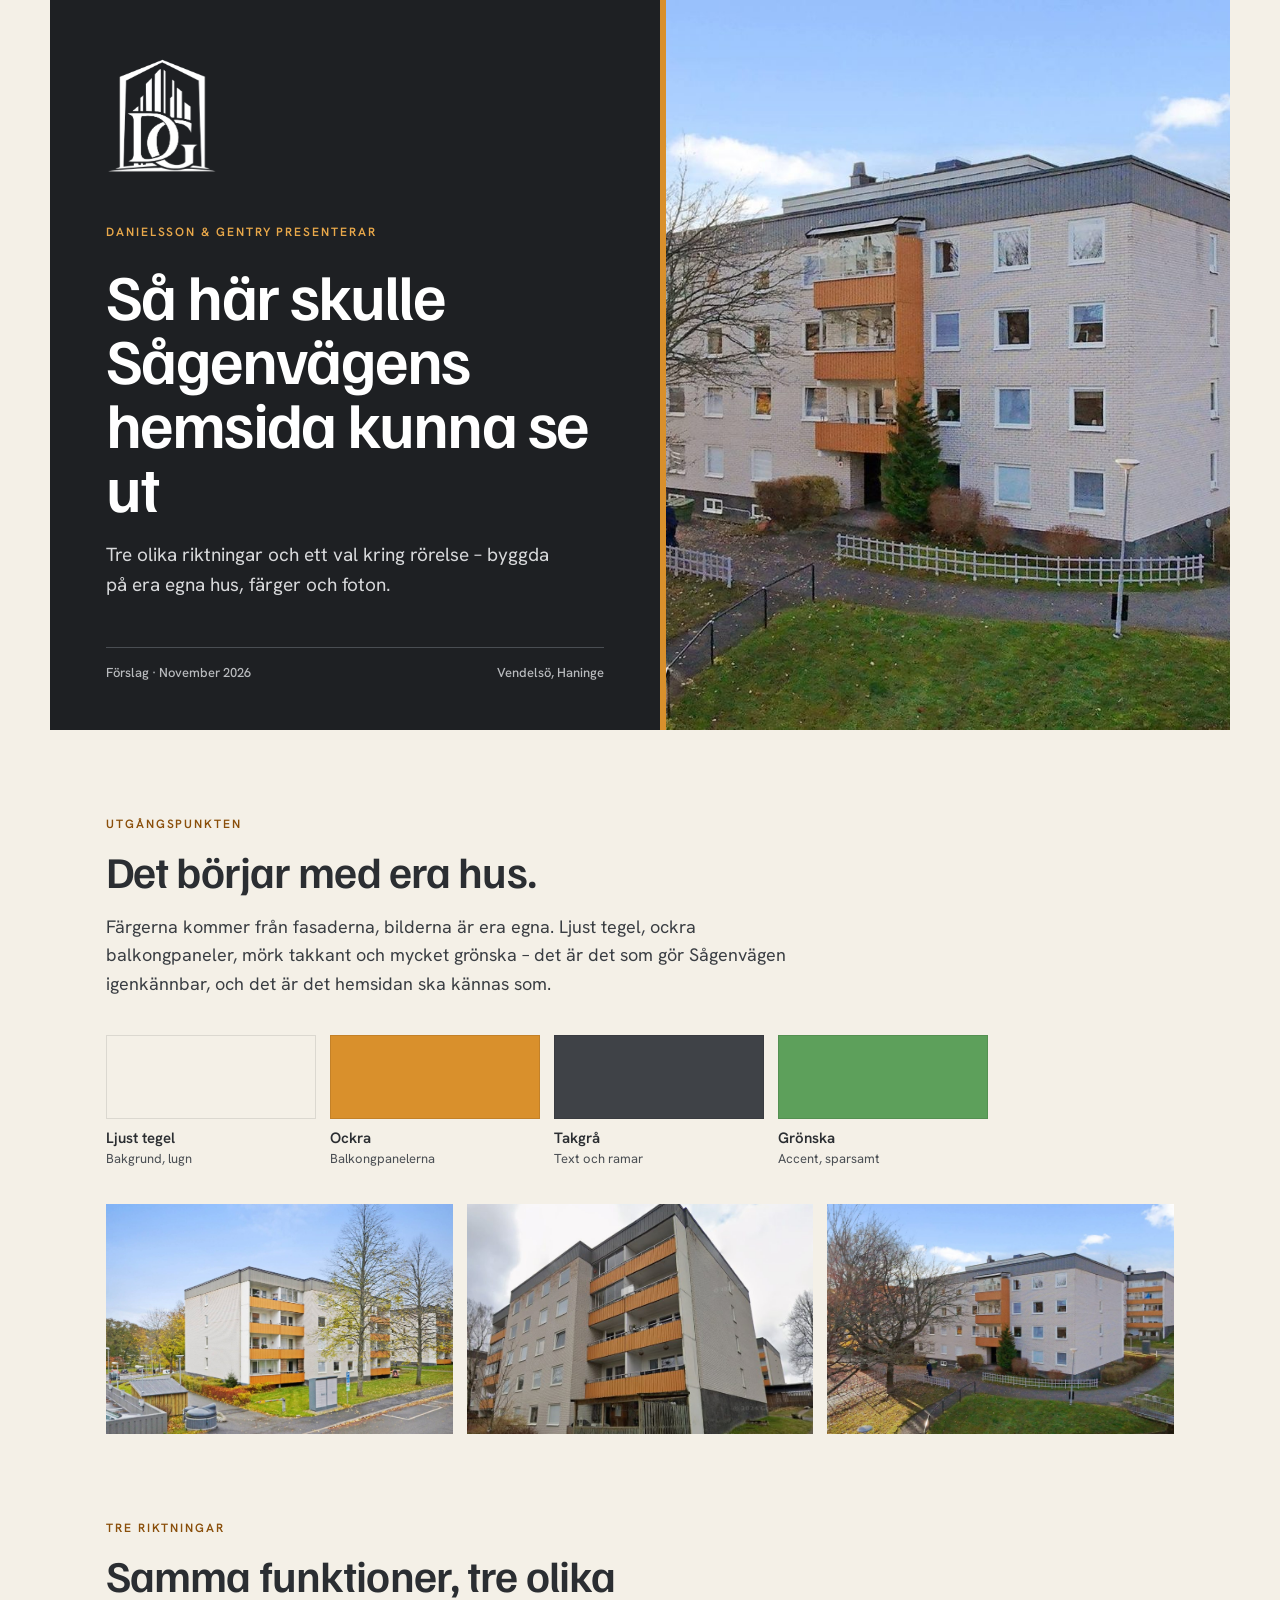
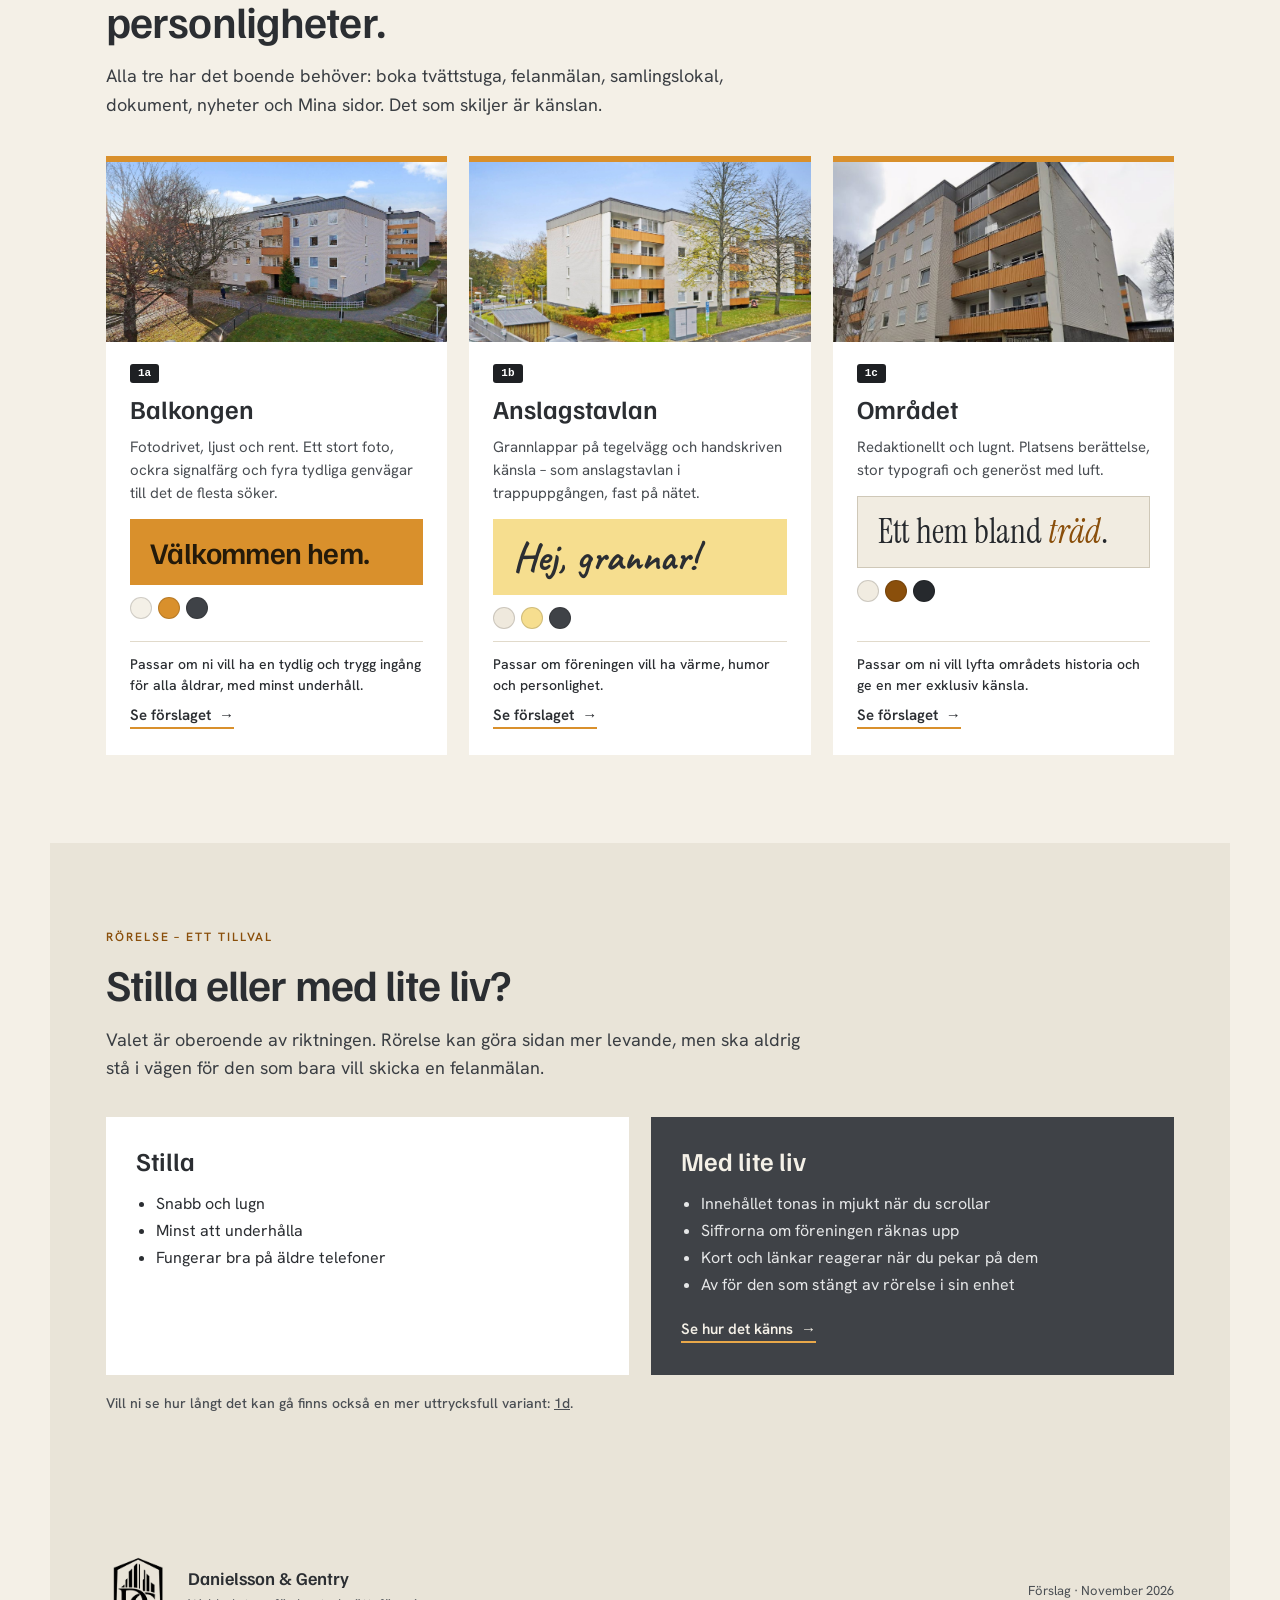
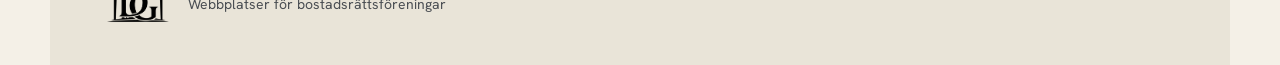
<file: index.html>
<!DOCTYPE html>
<html lang="sv">
<head>
<meta charset="utf-8">
<meta name="viewport" content="width=device-width, initial-scale=1">
<title>Så här skulle Sågenvägens hemsida kunna se ut</title>
<meta name="robots" content="noindex, nofollow, noarchive">

<link href="fonts/fonts.css" rel="stylesheet">
<style>
body{margin:0;background:#F4F0E7}
a{color:inherit}
.p{max-width:1180px;margin:0 auto;background:#F4F0E7;color:#2B2E32;font-family:'Hanken Grotesk',system-ui,sans-serif;overflow-x:clip}
.p *{box-sizing:border-box}
.sec{padding:88px 56px}
.kick{font:600 12px/1 'Hanken Grotesk',sans-serif;letter-spacing:.16em;text-transform:uppercase;color:#8A4F0B;margin-bottom:18px}
.h2{font:600 44px/1.05 'Familjen Grotesk',sans-serif;letter-spacing:-.02em;margin:0 0 18px;max-width:760px}
.lede{font:400 18px/1.6 'Hanken Grotesk',sans-serif;color:#3A3E43;max-width:700px;margin:0}

/* cover */
.cover{background:#1E2023;color:#fff;display:flex;flex-wrap:wrap;min-height:620px}
.cover .l{flex:1 1 460px;padding:56px 56px 48px;display:flex;flex-direction:column;justify-content:space-between;gap:48px}
.cover .logo{width:112px;height:auto;display:block}
.cover .by{font:600 12px/1.3 'Hanken Grotesk',sans-serif;letter-spacing:.16em;text-transform:uppercase;color:#E9A84A;margin-bottom:22px}
.cover h1{font:600 64px/1 'Familjen Grotesk',sans-serif;letter-spacing:-.025em;margin:0 0 22px}
.cover .sub{font:400 19px/1.55 'Hanken Grotesk',sans-serif;color:#D8D9DB;max-width:460px}
.cover .meta{font:500 13px/1.4 'Hanken Grotesk',sans-serif;color:#B9BBBE;border-top:1px solid #4A4E53;padding-top:16px;display:flex;justify-content:space-between;gap:16px}
.cover .r{flex:1 1 420px;min-height:340px;position:relative;background:#3F4247}
.cover .r img{position:absolute;inset:0;width:100%;height:100%;object-fit:cover;object-position:60% 55%}
.cover .r::after{content:"";position:absolute;left:0;top:0;bottom:0;width:6px;background:#D9902C}

/* swatches + photos */
.sw{display:flex;flex-wrap:wrap;gap:14px;margin:36px 0 36px}
.sw div{flex:1 1 160px;max-width:210px}
.sw i{display:block;height:84px;border:1px solid rgba(0,0,0,.1)}
.sw b{display:block;font:600 15px/1.2 'Hanken Grotesk',sans-serif;margin-top:10px}
.sw span{font:400 13px/1.3 'Hanken Grotesk',sans-serif;color:#4A4E53}
.ph3{display:flex;flex-wrap:wrap;gap:14px}
.ph3 img{flex:1 1 240px;height:230px;object-fit:cover;display:block;min-width:0;width:100%}
.note{font:500 14px/1.5 'Hanken Grotesk',sans-serif;color:#4A4E53;margin-top:18px}

/* directions */
.dirs{display:flex;flex-wrap:wrap;gap:22px;margin-top:36px;align-items:stretch}
.dc{flex:1 1 300px;background:#fff;display:flex;flex-direction:column;border-top:6px solid #D9902C;transition:transform .3s ease,box-shadow .3s ease;position:relative}
.dc:hover{transform:translateY(-6px);box-shadow:0 16px 28px rgba(40,30,10,.14)}
.dc img{width:100%;height:180px;object-fit:cover;display:block}
.dc .b{padding:22px 24px 26px;display:flex;flex-direction:column;gap:12px;flex:1}
.tag{display:inline-block;font:600 11px/1 ui-monospace,Menlo,monospace;padding:4px 8px;background:#1E2023;color:#fff;align-self:flex-start;border-radius:3px}
.dc h3{font:600 26px/1.1 'Familjen Grotesk',sans-serif;margin:0}
.dc p{font:400 15px/1.55 'Hanken Grotesk',sans-serif;color:#4A4E53;margin:0}
.try{padding:18px 20px;margin-top:2px}
.chips{display:flex;gap:6px}
.chips i{width:22px;height:22px;border-radius:50%;border:1px solid rgba(0,0,0,.15);display:block}
.fit{font:500 14px/1.5 'Hanken Grotesk',sans-serif;color:#2B2E32;border-top:1px solid #E1DACB;padding-top:12px;margin-top:auto}
.rec{position:absolute;right:14px;top:14px;background:#D9902C;color:#241A0A;font:600 12px/1 'Hanken Grotesk',sans-serif;padding:7px 10px;letter-spacing:.04em;z-index:2}
.lnk{font:600 15px/1 'Hanken Grotesk',sans-serif;color:#2B2E32;text-decoration:none;display:inline-flex;gap:8px;align-items:center;border-bottom:2px solid #D9902C;padding-bottom:4px;align-self:flex-start;transition:gap .25s}
.lnk:hover{gap:14px}

/* motion */
.mo{display:flex;flex-wrap:wrap;gap:22px;margin-top:34px}
.mo .c{flex:1 1 360px;padding:30px 30px 32px;background:#fff}
.mo .c.d{background:#3F4247;color:#F4F0E7}
.mo h3{font:600 26px/1.1 'Familjen Grotesk',sans-serif;margin:0 0 10px}
.mo ul{margin:14px 0 20px;padding-left:20px;font:400 16px/1.7 'Hanken Grotesk',sans-serif}
.mo .c.d ul{color:#E6E7E8}
.mo .c.d .lnk{color:#F4F0E7;border-bottom-color:#E9A84A}

/* steps */
.steps{display:flex;flex-wrap:wrap;gap:22px;margin-top:34px}
.st{flex:1 1 260px;border-top:2px solid #2B2E32;padding-top:18px}
.st .n{font:600 44px/1 'Familjen Grotesk',sans-serif;color:#D9902C}
.st h3{font:600 22px/1.2 'Familjen Grotesk',sans-serif;margin:10px 0 8px}
.st p{font:400 16px/1.55 'Hanken Grotesk',sans-serif;color:#4A4E53;margin:0}

/* footer */
.ft{background:#E9E4D8;padding:40px 56px;display:flex;flex-wrap:wrap;align-items:center;justify-content:space-between;gap:24px}
.ft img{width:64px;height:auto;display:block}
.ft .t{font:600 18px/1.3 'Familjen Grotesk',sans-serif}
.ft .t span{display:block;font:400 14px/1.5 'Hanken Grotesk',sans-serif;color:#4A4E53;margin-top:4px}

/* gentle reveal */
.cover .l>*{animation:up .9s cubic-bezier(.2,.7,.2,1) both}
.cover .l>*:nth-child(2){animation-delay:.15s}
.cover .l>*:nth-child(3){animation-delay:.3s}
@keyframes up{from{opacity:0;transform:translateY(20px)}to{opacity:1;transform:none}}
@media (max-width:640px){.sec{padding:56px 22px}.cover .l{padding:32px 22px}.cover h1{font-size:44px}.h2{font-size:34px}.ft{padding:32px 22px}}
@media (prefers-reduced-motion:reduce){.p *{animation:none!important;transition:none!important}}
@media print{
 .p,.p *{-webkit-print-color-adjust:exact;print-color-adjust:exact}
 .p *{animation:none!important;transition:none!important}
 .dc,.st,.mo .c,.sw div,.ft{break-inside:avoid}
 .sec{break-inside:auto}
 .cover{break-after:page}
}
</style>

<style>
/* ---- mobil ---- */
html{-webkit-text-size-adjust:100%}body{overflow-x:hidden}img{max-width:100%}
@media (max-width:820px){.sec{padding:56px 20px}.cover .l{padding:32px 20px}.cover h1{font-size:42px}.h2{font-size:32px}.ft{padding:32px 20px}.cover{min-height:0}.cover .r{min-height:240px}}
</style>
</head>
<body>



<div id="p-root" class="p">

<header class="cover">
 <div class="l">
  <img class="logo" src="dg-logo-white.png" alt="Danielsson &amp; Gentry">
  <div>
   <div class="by">Danielsson &amp; Gentry presenterar</div>
   <h1>Så här skulle Sågenvägens hemsida kunna se ut</h1>
   <div class="sub">Tre olika riktningar och ett val kring rörelse – byggda på era egna hus, färger och foton.</div>
  </div>
  <div class="meta"><span>Förslag · November 2026</span><span>Vendelsö, Haninge</span></div>
 </div>
 <div class="r"><img src="gard.jpg" alt="Husen på Sågenvägen"></div>
</header>

<section class="sec">
 <div class="rv"><div class="kick">Utgångspunkten</div>
 <h2 class="h2">Det börjar med era hus.</h2>
 <p class="lede">Färgerna kommer från fasaderna, bilderna är era egna. Ljust tegel, ockra balkongpaneler, mörk takkant och mycket grönska – det är det som gör Sågenvägen igenkännbar, och det är det hemsidan ska kännas som.</p></div>
 <div class="sw rv" style="--d:.1s">
  <div><i style="background:#F4F0E7"></i><b>Ljust tegel</b><span>Bakgrund, lugn</span></div>
  <div><i style="background:#D9902C"></i><b>Ockra</b><span>Balkongpanelerna</span></div>
  <div><i style="background:#3F4247"></i><b>Takgrå</b><span>Text och ramar</span></div>
  <div><i style="background:#5DA05B"></i><b>Grönska</b><span>Accent, sparsamt</span></div>
 </div>
 <div class="ph3 rv" style="--d:.15s">
  <img src="balkonger.jpg" alt="Balkonger i hösten" style="object-position:40% 60%">
  <img src="fasad.jpg" alt="Fasad med balkonger" style="object-position:50% 40%">
  <img src="gard.jpg" alt="Gården" style="object-position:62% 55%">
 </div>
 </section>

<section class="sec" style="padding-top:0">
 <div class="rv"><div class="kick">Tre riktningar</div>
 <h2 class="h2">Samma funktioner, tre olika personligheter.</h2>
 <p class="lede">Alla tre har det boende behöver: boka tvättstuga, felanmälan, samlingslokal, dokument, nyheter och Mina sidor. Det som skiljer är känslan.</p></div>
 <div class="dirs">
  <article class="dc rv" style="--d:0s">
   <img src="gard.jpg" alt="" style="object-position:62% 55%">
   <div class="b">
    <span class="tag">1a</span>
    <h3>Balkongen</h3>
    <p>Fotodrivet, ljust och rent. Ett stort foto, ockra signalfärg och fyra tydliga genvägar till det de flesta söker.</p>
    <div class="try" style="background:#D9902C;color:#241A0A;font:600 30px/1 'Familjen Grotesk',sans-serif;letter-spacing:-.02em">Välkommen hem.</div>
    <div class="chips" aria-hidden="true"><i style="background:#F4F0E7"></i><i style="background:#D9902C"></i><i style="background:#3F4247"></i></div>
    <div class="fit">Passar om ni vill ha en tydlig och trygg ingång för alla åldrar, med minst underhåll.</div>
    <a class="lnk" href="balkongen.html">Se förslaget <span aria-hidden="true">→</span></a>
   </div>
  </article>
  <article class="dc rv" style="--d:.12s">
   <img src="balkonger.jpg" alt="" style="object-position:40% 55%">
   <div class="b">
    <span class="tag">1b</span>
    <h3>Anslagstavlan</h3>
    <p>Grannlappar på tegelvägg och handskriven känsla – som anslagstavlan i trappuppgången, fast på nätet.</p>
    <div class="try" style="background:#F6DE8F;color:#2B2E32;font:700 40px/1 'Caveat',cursive">Hej, grannar!</div>
    <div class="chips" aria-hidden="true"><i style="background:#EFE9DD"></i><i style="background:#F6DE8F"></i><i style="background:#3F4247"></i></div>
    <div class="fit">Passar om föreningen vill ha värme, humor och personlighet.</div>
    <a class="lnk" href="anslagstavlan.html">Se förslaget <span aria-hidden="true">→</span></a>
   </div>
  </article>
  <article class="dc rv" style="--d:.24s">
   <img src="fasad.jpg" alt="" style="object-position:50% 40%">
   <div class="b">
    <span class="tag">1c</span>
    <h3>Området</h3>
    <p>Redaktionellt och lugnt. Platsens berättelse, stor typografi och generöst med luft.</p>
    <div class="try" style="background:#F1ECE1;color:#26292D;border:1px solid #CFC8B8;font:400 34px/1 'Instrument Serif',serif">Ett hem bland <em style="color:#8A4F0B">träd</em>.</div>
    <div class="chips" aria-hidden="true"><i style="background:#F1ECE1"></i><i style="background:#8A4F0B"></i><i style="background:#26292D"></i></div>
    <div class="fit">Passar om ni vill lyfta områdets historia och ge en mer exklusiv känsla.</div>
    <a class="lnk" href="omradet.html">Se förslaget <span aria-hidden="true">→</span></a>
   </div>
  </article>
 </div>
 </section>

<section class="sec" style="background:#E9E4D8">
 <div class="rv"><div class="kick">Rörelse – ett tillval</div>
 <h2 class="h2">Stilla eller med lite liv?</h2>
 <p class="lede">Valet är oberoende av riktningen. Rörelse kan göra sidan mer levande, men ska aldrig stå i vägen för den som bara vill skicka en felanmälan.</p></div>
 <div class="mo">
  <div class="c rv"><h3>Stilla</h3>
   <ul><li>Snabb och lugn</li><li>Minst att underhålla</li><li>Fungerar bra på äldre telefoner</li></ul></div>
  <div class="c d rv" style="--d:.12s"><h3>Med lite liv</h3>
   <ul><li>Innehållet tonas in mjukt när du scrollar</li><li>Siffrorna om föreningen räknas upp</li><li>Kort och länkar reagerar när du pekar på dem</li><li>Av för den som stängt av rörelse i sin enhet</li></ul>
   <a class="lnk" href="rorelse-dampad.html">Se hur det känns <span aria-hidden="true">→</span></a></div>
 </div>
 <p class="note rv">Vill ni se hur långt det kan gå finns också en mer uttrycksfull variant: <a href="rorelse-uttrycksfull.html">1d</a>.</p>
</section>

<footer class="ft">
 <div style="display:flex;align-items:center;gap:18px"><img src="dg-logo-black.png" alt="Danielsson &amp; Gentry"><div class="t">Danielsson &amp; Gentry<span>Webbplatser för bostadsrättsföreningar</span></div></div>
 <div style="font:400 13px/1.5 'Hanken Grotesk',sans-serif;color:#4A4E53">Förslag · November 2026</div>
</footer>
</div>


</body>
</html>
</file>
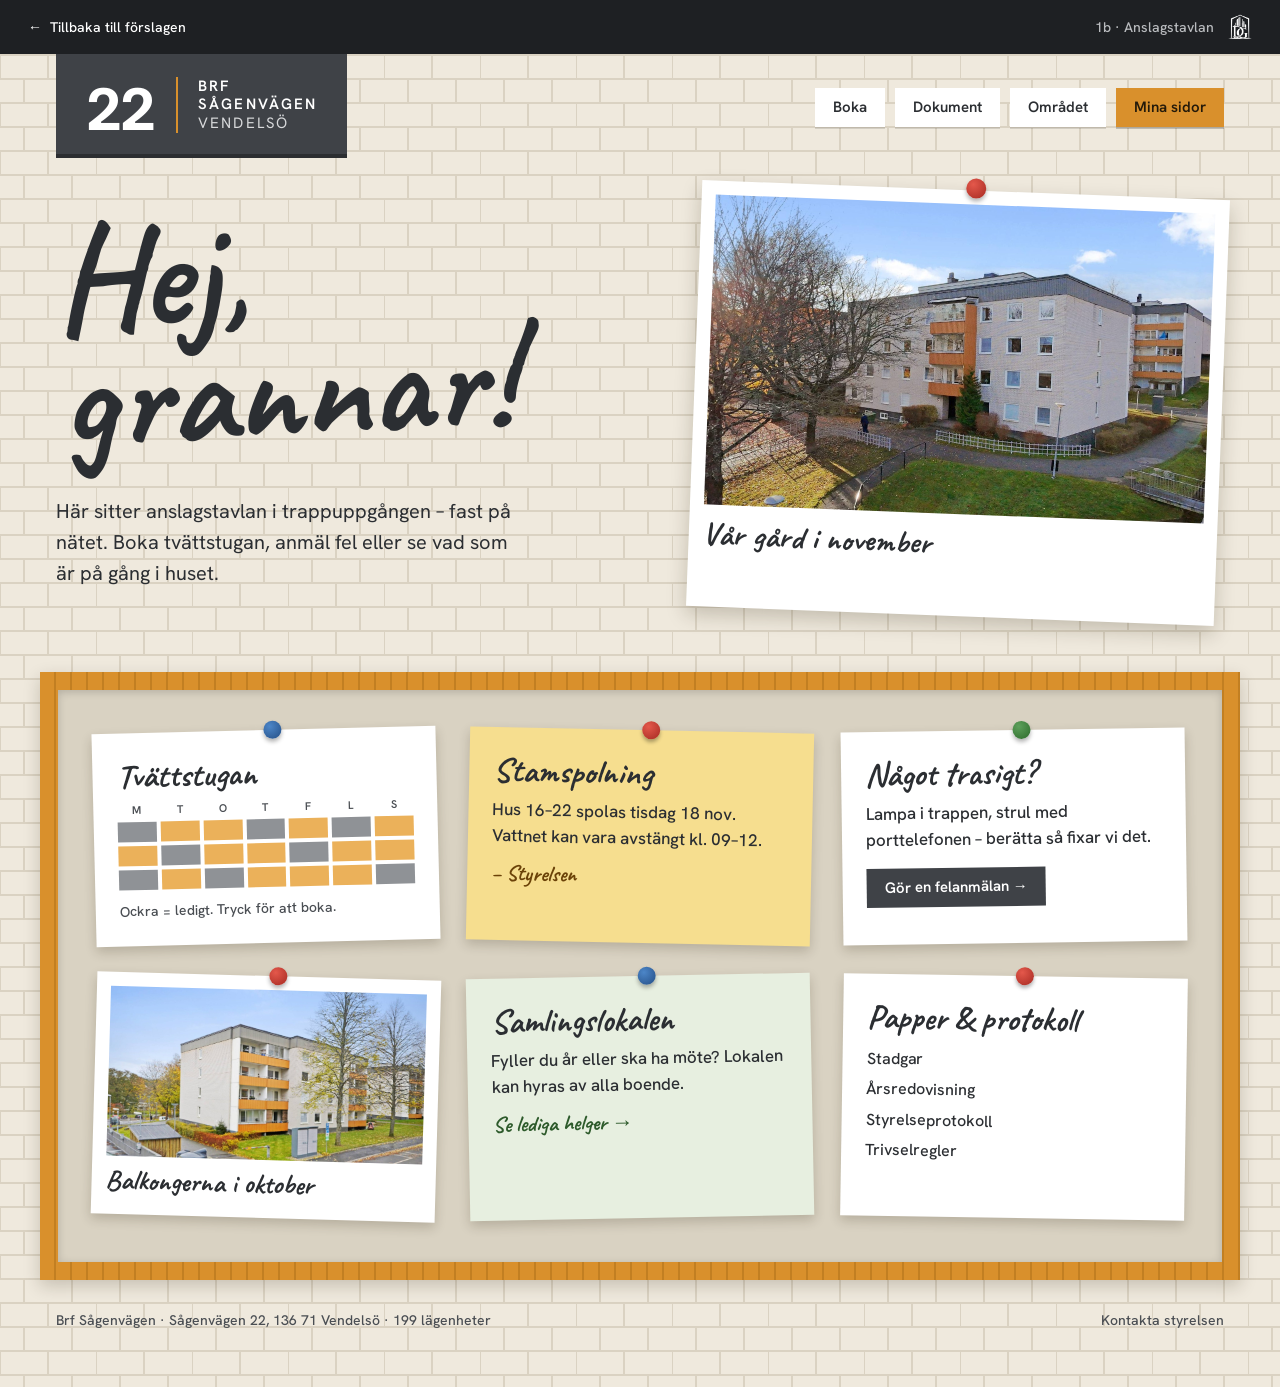
<file: anslagstavlan.html>
<!DOCTYPE html>
<html lang="sv">
<head>
<meta charset="utf-8">
<meta name="viewport" content="width=device-width, initial-scale=1">
<title>Sågenvägen – Anslagstavlan</title>
<meta name="robots" content="noindex, nofollow, noarchive">

<link href="fonts/fonts.css" rel="stylesheet">
<style>body{margin:0;background:#E9E6DF}a{color:#8A4F0B;text-decoration:none}a:hover{color:#3F4247}.back{color:#fff!important;font:500 14px/1 'Hanken Grotesk',sans-serif;display:inline-flex;gap:8px;align-items:center}.back:hover{color:#E9A84A!important}</style>

<style>
/* ---- mobil ---- */
html{-webkit-text-size-adjust:100%}body{overflow-x:hidden}img{max-width:100%}
@media (max-width:820px){
 .b-hd{padding:0 16px!important;align-items:flex-start}
 .b-badge{padding:14px 16px 12px!important;gap:12px!important}
 .b-badge>div:first-child{font-size:40px!important}
 .b-badge>div:last-child{font-size:12px!important;padding-left:12px!important}
 .b-nv{padding-top:18px!important}.b-nv span:not(.cta){display:none!important}
 .b-nv .cta{padding:10px 14px!important;font-size:14px!important}
 .b-hero{grid-template-columns:1fr!important;padding:28px 18px 8px!important;gap:24px!important}
 .b-h1{font-size:84px!important;margin-bottom:22px!important}
 .b-hero>div:first-child>div:last-child{font-size:18px!important}
 .b-pw{height:auto!important;padding:10px 0 6px}
 .b-pc{position:relative!important;left:auto!important;width:auto!important;margin:0 6px}
 .b-pc img{height:210px!important}
 .b-board{margin:28px 10px 0!important;padding:10px!important}
 .b-inner{grid-template-columns:1fr!important;padding:30px 16px 28px!important;gap:30px!important}
 .b-ft{padding:22px 16px 0!important;flex-direction:column;gap:6px}
}
</style>
</head>
<body>


<div style="background:#1E2023;color:#B9BBBE;font:500 14px/1 'Hanken Grotesk',sans-serif;padding:14px 28px;display:flex;justify-content:space-between;align-items:center;gap:16px;flex-wrap:wrap">
<a class="back" href="index.html"><span aria-hidden="true">←</span> Tillbaka till förslagen</a>
<span style="display:flex;align-items:center;gap:14px"><span>1b · Anslagstavlan</span><img src="dg-logo-white.png" alt="Danielsson &amp; Gentry" style="height:26px;width:auto;display:block"></span>
</div>
<div style="width:100%;max-width:1280px;margin:0 auto;background-color:#EFE9DD;background-image:url(&quot;data:image/svg+xml,%3Csvg xmlns='http://www.w3.org/2000/svg' width='96' height='48'%3E%3Cpath d='M0 1H96M0 25H96M0 0V25M48 0V25M24 25V48M72 25V48' stroke='%23DAD2C2' stroke-width='2' fill='none'/%3E%3C/svg%3E&quot;);color:#2B2E32;font-family:'Hanken Grotesk',system-ui,sans-serif;box-shadow:0 1px 3px rgba(0,0,0,.08);overflow:hidden;padding:0 0 56px">
 <div class="b-hd" style="display:flex;align-items:flex-start;justify-content:space-between;padding:0 56px">
  <div class="b-badge" style="background:#3F4247;color:#fff;padding:22px 30px 20px;display:flex;align-items:center;gap:22px;box-shadow:0 4px 0 #2C2E31">
   <div style="font:700 64px/.9 'Familjen Grotesk',sans-serif;letter-spacing:-.03em">22</div>
   <div style="font:600 15px/1.25 'Hanken Grotesk',sans-serif;letter-spacing:.14em;text-transform:uppercase;border-left:2px solid #D9902C;padding-left:20px">Brf<br>Sågenvägen<br><span style="font-weight:400;color:#D8D9DB">Vendelsö</span></div>
  </div>
  <div class="b-nv" style="display:flex;gap:10px;padding-top:34px;font:600 15px/1 'Hanken Grotesk',sans-serif">
   <span style="background:#fff;padding:12px 18px;box-shadow:0 2px 0 rgba(0,0,0,.12)">Boka</span><span style="background:#fff;padding:12px 18px;box-shadow:0 2px 0 rgba(0,0,0,.12)">Dokument</span><span style="background:#fff;padding:12px 18px;box-shadow:0 2px 0 rgba(0,0,0,.12)">Området</span><span class="cta" style="background:#D9902C;color:#241A0A;padding:12px 18px;box-shadow:0 2px 0 rgba(0,0,0,.2)">Mina sidor</span>
  </div>
 </div>
 <div class="b-hero" style="display:grid;grid-template-columns:minmax(0,1fr) 560px;gap:40px;align-items:center;padding:36px 56px 8px">
  <div>
   <div class="b-h1" style="font:700 148px/.82 'Caveat',cursive;color:#2B2E32;transform:rotate(-3deg);transform-origin:left;margin-bottom:34px">Hej,<br>grannar!</div>
   <div style="font:400 20px/1.55 'Hanken Grotesk',sans-serif;max-width:470px">Här sitter anslagstavlan i trappuppgången – fast på nätet. Boka tvättstugan, anmäl fel eller se vad som är på gång i huset.</div>
  </div>
  <div class="b-pw" style="position:relative;height:430px">
   <div class="b-pc" style="position:absolute;left:30px;top:0;width:500px;background:#fff;padding:14px 14px 56px;box-shadow:0 8px 20px rgba(40,30,10,.22);transform:rotate(2.2deg)">
    <img src="gard.jpg" alt="Sågenvägen" style="width:100%;height:310px;object-fit:cover;object-position:62% 55%;display:block">
    <div style="font:700 32px/1 'Caveat',cursive;margin-top:14px;color:#2B2E32">Vår gård i november</div>
    <div style="position:absolute;left:50%;top:-12px;width:20px;height:20px;border-radius:50%;background:radial-gradient(circle at 35% 30%,#E4584B,#A52A22);box-shadow:0 3px 4px rgba(0,0,0,.3)"></div>
   </div>
  </div>
 </div>
 <div class="b-board" style="margin:44px 40px 0;padding:18px;background:repeating-linear-gradient(90deg,#D9902C 0 14px,#C27F22 14px 16px);box-shadow:0 6px 16px rgba(40,30,10,.2)">
  <div class="b-inner" style="background:#D9D2C2;padding:40px 36px 44px;display:grid;grid-template-columns:repeat(3,minmax(0,1fr));gap:34px 30px;box-shadow:inset 0 2px 8px rgba(0,0,0,.18)">
   <div style="position:relative;background:#fff;padding:26px 24px 24px;box-shadow:0 5px 12px rgba(40,30,10,.2);transform:rotate(-1.4deg)">
    <div style="position:absolute;left:50%;top:-9px;width:18px;height:18px;border-radius:50%;background:radial-gradient(circle at 35% 30%,#4C86C8,#244E85);box-shadow:0 3px 4px rgba(0,0,0,.3)"></div>
    <div style="font:700 34px/1 'Caveat',cursive;margin-bottom:12px">Tvättstugan</div>
    <div style="display:grid;grid-template-columns:repeat(7,minmax(0,1fr));gap:4px;font:600 11px/1 'Hanken Grotesk',sans-serif;text-align:center;color:#4A4E53"><span>M</span><span>T</span><span>O</span><span>T</span><span>F</span><span>L</span><span>S</span></div>
    <div style="display:grid;grid-template-columns:repeat(7,minmax(0,1fr));gap:4px;margin-top:6px">
     <div style="height:20px;background:#8F9296"></div><div style="height:20px;background:#EBB15A"></div><div style="height:20px;background:#EBB15A"></div><div style="height:20px;background:#8F9296"></div><div style="height:20px;background:#EBB15A"></div><div style="height:20px;background:#8F9296"></div><div style="height:20px;background:#EBB15A"></div><div style="height:20px;background:#EBB15A"></div><div style="height:20px;background:#8F9296"></div><div style="height:20px;background:#EBB15A"></div><div style="height:20px;background:#EBB15A"></div><div style="height:20px;background:#8F9296"></div><div style="height:20px;background:#EBB15A"></div><div style="height:20px;background:#EBB15A"></div><div style="height:20px;background:#8F9296"></div><div style="height:20px;background:#EBB15A"></div><div style="height:20px;background:#8F9296"></div><div style="height:20px;background:#EBB15A"></div><div style="height:20px;background:#EBB15A"></div><div style="height:20px;background:#EBB15A"></div><div style="height:20px;background:#8F9296"></div>
    </div>
    <div style="font:500 14px/1.4 'Hanken Grotesk',sans-serif;margin-top:12px;color:#4A4E53">Ockra = ledigt. Tryck för att boka.</div>
   </div>
   <div style="position:relative;background:#F6DE8F;padding:26px 24px 24px;box-shadow:0 5px 12px rgba(40,30,10,.2);transform:rotate(1.2deg)">
    <div style="position:absolute;left:50%;top:-9px;width:18px;height:18px;border-radius:50%;background:radial-gradient(circle at 35% 30%,#E4584B,#A52A22);box-shadow:0 3px 4px rgba(0,0,0,.3)"></div>
    <div style="font:700 34px/1 'Caveat',cursive;margin-bottom:10px">Stamspolning</div>
    <div style="font:500 17px/1.5 'Hanken Grotesk',sans-serif">Hus 16–22 spolas tisdag 18 nov. Vattnet kan vara avstängt kl. 09–12.</div>
    <div style="font:700 22px/1 'Caveat',cursive;margin-top:14px;color:#6B4208">– Styrelsen</div>
   </div>
   <div style="position:relative;background:#fff;padding:26px 24px 24px;box-shadow:0 5px 12px rgba(40,30,10,.2);transform:rotate(-.8deg)">
    <div style="position:absolute;left:50%;top:-9px;width:18px;height:18px;border-radius:50%;background:radial-gradient(circle at 35% 30%,#5DA05B,#2D6A2B);box-shadow:0 3px 4px rgba(0,0,0,.3)"></div>
    <div style="font:700 34px/1 'Caveat',cursive;margin-bottom:10px">Något trasigt?</div>
    <div style="font:500 17px/1.5 'Hanken Grotesk',sans-serif;margin-bottom:16px">Lampa i trappen, strul med porttelefonen – berätta så fixar vi det.</div>
    <span style="display:inline-block;background:#3F4247;color:#fff;font:600 15px/1 'Hanken Grotesk',sans-serif;padding:12px 18px">Gör en felanmälan →</span>
   </div>
   <div style="position:relative;background:#fff;padding:14px 14px 20px;box-shadow:0 5px 12px rgba(40,30,10,.2);transform:rotate(1.6deg)">
    <div style="position:absolute;left:50%;top:-9px;width:18px;height:18px;border-radius:50%;background:radial-gradient(circle at 35% 30%,#E4584B,#A52A22);box-shadow:0 3px 4px rgba(0,0,0,.3)"></div>
    <img src="balkonger.jpg" alt="Balkonger" style="width:100%;height:170px;object-fit:cover;object-position:40% 55%;display:block">
    <div style="font:700 28px/1 'Caveat',cursive;margin-top:10px">Balkongerna i oktober</div>
   </div>
   <div style="position:relative;background:#E7EFE0;padding:26px 24px 24px;box-shadow:0 5px 12px rgba(40,30,10,.2);transform:rotate(-1.1deg)">
    <div style="position:absolute;left:50%;top:-9px;width:18px;height:18px;border-radius:50%;background:radial-gradient(circle at 35% 30%,#4C86C8,#244E85);box-shadow:0 3px 4px rgba(0,0,0,.3)"></div>
    <div style="font:700 34px/1 'Caveat',cursive;margin-bottom:10px">Samlingslokalen</div>
    <div style="font:500 17px/1.5 'Hanken Grotesk',sans-serif">Fyller du år eller ska ha möte? Lokalen kan hyras av alla boende.</div>
    <div style="font:700 22px/1 'Caveat',cursive;margin-top:14px;color:#2D5A2B">Se lediga helger →</div>
   </div>
   <div style="position:relative;background:#fff;padding:26px 24px 24px;box-shadow:0 5px 12px rgba(40,30,10,.2);transform:rotate(.9deg)">
    <div style="position:absolute;left:50%;top:-9px;width:18px;height:18px;border-radius:50%;background:radial-gradient(circle at 35% 30%,#E4584B,#A52A22);box-shadow:0 3px 4px rgba(0,0,0,.3)"></div>
    <div style="font:700 34px/1 'Caveat',cursive;margin-bottom:10px">Papper &amp; protokoll</div>
    <div style="font:500 16px/1.9 'Hanken Grotesk',sans-serif;color:#2B2E32">Stadgar<br>Årsredovisning<br>Styrelseprotokoll<br>Trivselregler</div>
   </div>
  </div>
 </div>
 <div class="b-ft" style="padding:30px 56px 0;display:flex;justify-content:space-between;font:500 14px/1.5 'Hanken Grotesk',sans-serif;color:#4A4E53"><span>Brf Sågenvägen · Sågenvägen 22, 136 71 Vendelsö · 199 lägenheter</span><span>Kontakta styrelsen</span></div>
</div>


</body>
</html>
</file>
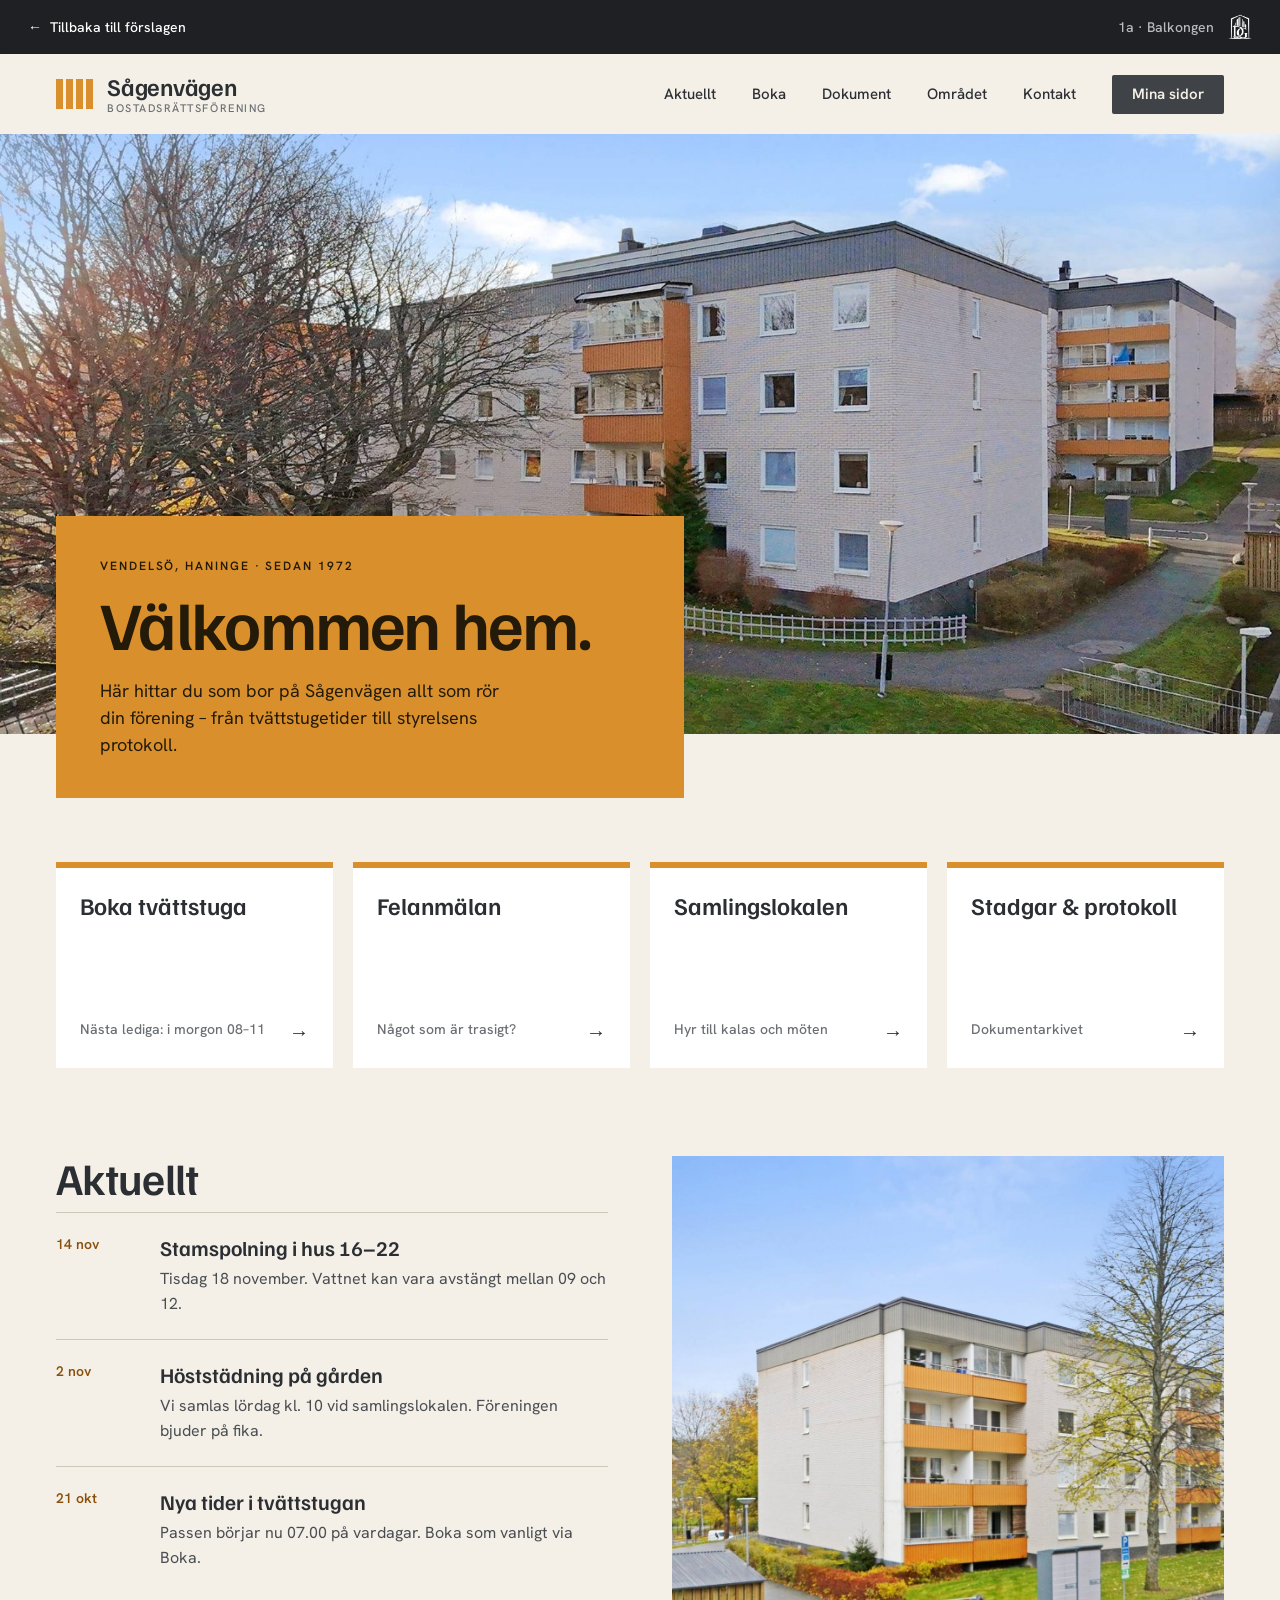
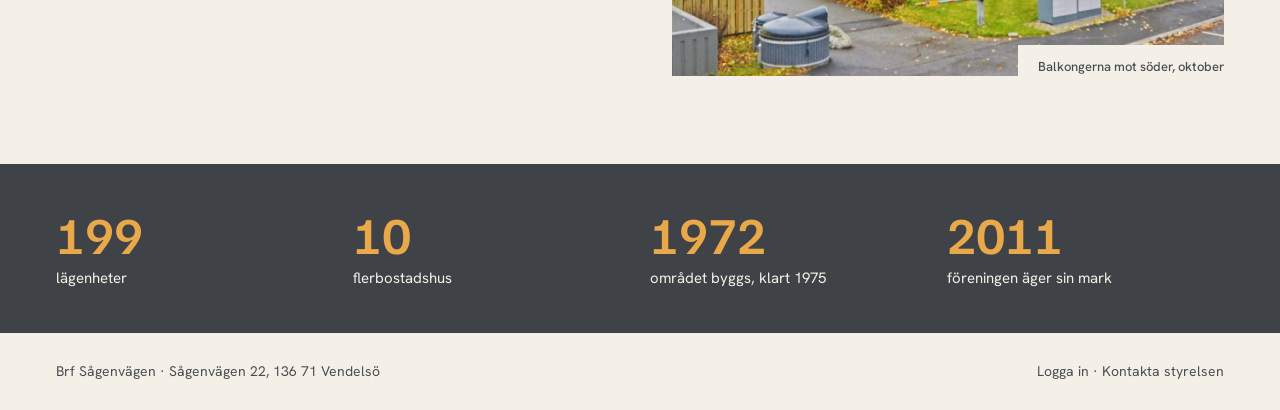
<file: balkongen.html>
<!DOCTYPE html>
<html lang="sv">
<head>
<meta charset="utf-8">
<meta name="viewport" content="width=device-width, initial-scale=1">
<title>Sågenvägen – Balkongen</title>
<meta name="robots" content="noindex, nofollow, noarchive">

<link href="fonts/fonts.css" rel="stylesheet">
<style>body{margin:0;background:#E9E6DF}a{color:#8A4F0B;text-decoration:none}a:hover{color:#3F4247}.back{color:#fff!important;font:500 14px/1 'Hanken Grotesk',sans-serif;display:inline-flex;gap:8px;align-items:center}.back:hover{color:#E9A84A!important}</style>

<style>
/* ---- mobil ---- */
html{-webkit-text-size-adjust:100%}body{overflow-x:hidden}img{max-width:100%}
@media (max-width:820px){
 .a-hd{height:64px!important;padding:0 16px!important}
 .a-nv{gap:0!important}.a-nv span:not(.cta){display:none!important}
 .a-nv .cta{padding:10px 14px!important;font-size:14px!important}
 .a-hero{height:auto!important}
 .a-himg{position:static!important;height:300px!important}
 .a-hbox{position:relative!important;left:auto!important;bottom:auto!important;width:auto!important;margin:-56px 16px 0!important;padding:28px 22px 26px!important}
 .a-h1{font-size:44px!important}
 .a-cards{padding:40px 16px 0!important;grid-template-columns:1fr!important;gap:14px!important}
 .a-news{padding:48px 16px!important;grid-template-columns:1fr!important;gap:36px!important}
 .a-pic{height:300px!important}
 .a-stats{padding:32px 16px!important;grid-template-columns:repeat(2,minmax(0,1fr))!important;gap:26px 14px!important}
 .a-stats>div>div:first-child{font-size:40px!important}
 .a-ft{padding:22px 16px!important;flex-direction:column;gap:6px}
}
</style>
</head>
<body>


<div style="background:#1E2023;color:#B9BBBE;font:500 14px/1 'Hanken Grotesk',sans-serif;padding:14px 28px;display:flex;justify-content:space-between;align-items:center;gap:16px;flex-wrap:wrap">
<a class="back" href="index.html"><span aria-hidden="true">←</span> Tillbaka till förslagen</a>
<span style="display:flex;align-items:center;gap:14px"><span>1a · Balkongen</span><img src="dg-logo-white.png" alt="Danielsson &amp; Gentry" style="height:26px;width:auto;display:block"></span>
</div>
<div style="width:100%;max-width:1280px;margin:0 auto;background:#F4F0E7;color:#2B2E32;font-family:'Hanken Grotesk',system-ui,sans-serif;box-shadow:0 1px 3px rgba(0,0,0,.08);overflow:hidden">
 <div class="a-hd" style="height:80px;padding:0 56px;display:flex;align-items:center;justify-content:space-between">
  <div style="display:flex;align-items:center;gap:14px">
   <div style="display:flex;gap:3px;height:30px"><div style="width:7px;background:#D9902C"></div><div style="width:7px;background:#D9902C"></div><div style="width:7px;background:#D9902C"></div><div style="width:7px;background:#D9902C"></div></div>
   <div style="font:600 24px/1 'Familjen Grotesk',sans-serif;letter-spacing:-.01em">Sågenvägen<span style="display:block;font:500 11px/1 'Hanken Grotesk',sans-serif;letter-spacing:.14em;text-transform:uppercase;color:#6B6F73;margin-top:5px">Bostadsrättsförening</span></div>
  </div>
  <div class="a-nv" style="display:flex;align-items:center;gap:36px;font:500 15px/1 'Hanken Grotesk',sans-serif">
   <span>Aktuellt</span><span>Boka</span><span>Dokument</span><span>Området</span><span>Kontakt</span>
   <span class="cta" style="background:#3F4247;color:#F4F0E7;padding:12px 20px;border-radius:2px;font-weight:600">Mina sidor</span>
  </div>
 </div>
 <div class="a-hero" style="position:relative;height:600px">
  <img class="a-himg" src="gard.jpg" alt="Hus på Sågenvägen" style="position:absolute;inset:0;width:100%;height:100%;object-fit:cover;object-position:60% 55%">
  <div class="a-hbox" style="position:absolute;left:56px;bottom:-64px;width:540px;padding:44px 44px 40px;background:#D9902C;color:#241A0A">
   <div style="font:600 12px/1 'Hanken Grotesk',sans-serif;letter-spacing:.16em;text-transform:uppercase;margin-bottom:18px">Vendelsö, Haninge · sedan 1972</div>
   <div class="a-h1" style="font:600 68px/.98 'Familjen Grotesk',sans-serif;letter-spacing:-.025em">Välkommen hem.</div>
   <div style="font:400 18px/1.5 'Hanken Grotesk',sans-serif;margin-top:20px;max-width:420px">Här hittar du som bor på Sågenvägen allt som rör din förening – från tvättstugetider till styrelsens protokoll.</div>
  </div>
 </div>
 <div class="a-cards" style="padding:128px 56px 0 56px;display:grid;grid-template-columns:repeat(4,minmax(0,1fr));gap:20px">
  <div style="background:#fff;border-top:6px solid #D9902C;padding:24px 24px 26px;min-height:150px;display:flex;flex-direction:column;justify-content:space-between"><div style="font:600 24px/1.1 'Familjen Grotesk',sans-serif">Boka tvättstuga</div><div style="display:flex;justify-content:space-between;font:500 14px/1 'Hanken Grotesk',sans-serif;color:#6B6F73"><span>Nästa lediga: i morgon 08–11</span><span style="color:#2B2E32;font-size:20px">→</span></div></div>
  <div style="background:#fff;border-top:6px solid #D9902C;padding:24px 24px 26px;min-height:150px;display:flex;flex-direction:column;justify-content:space-between"><div style="font:600 24px/1.1 'Familjen Grotesk',sans-serif">Felanmälan</div><div style="display:flex;justify-content:space-between;font:500 14px/1 'Hanken Grotesk',sans-serif;color:#6B6F73"><span>Något som är trasigt?</span><span style="color:#2B2E32;font-size:20px">→</span></div></div>
  <div style="background:#fff;border-top:6px solid #D9902C;padding:24px 24px 26px;min-height:150px;display:flex;flex-direction:column;justify-content:space-between"><div style="font:600 24px/1.1 'Familjen Grotesk',sans-serif">Samlingslokalen</div><div style="display:flex;justify-content:space-between;font:500 14px/1 'Hanken Grotesk',sans-serif;color:#6B6F73"><span>Hyr till kalas och möten</span><span style="color:#2B2E32;font-size:20px">→</span></div></div>
  <div style="background:#fff;border-top:6px solid #D9902C;padding:24px 24px 26px;min-height:150px;display:flex;flex-direction:column;justify-content:space-between"><div style="font:600 24px/1.1 'Familjen Grotesk',sans-serif">Stadgar &amp; protokoll</div><div style="display:flex;justify-content:space-between;font:500 14px/1 'Hanken Grotesk',sans-serif;color:#6B6F73"><span>Dokumentarkivet</span><span style="color:#2B2E32;font-size:20px">→</span></div></div>
 </div>
 <div class="a-news" style="padding:88px 56px 88px;display:grid;grid-template-columns:minmax(0,1fr) minmax(0,1fr);gap:64px;align-items:start">
  <div>
   <div style="font:600 44px/1 'Familjen Grotesk',sans-serif;letter-spacing:-.02em;margin-bottom:12px">Aktuellt</div>
   
    <div style="display:grid;grid-template-columns:84px minmax(0,1fr);gap:20px;padding:22px 0;border-top:1px solid #CFC8B8">
     <div style="font:600 14px/1.4 'Hanken Grotesk',sans-serif;color:#8A4F0B">14 nov</div>
     <div><div style="font:600 21px/1.25 'Familjen Grotesk',sans-serif;margin-bottom:6px">Stamspolning i hus 16–22</div><div style="font:400 16px/1.55 'Hanken Grotesk',sans-serif;color:#4A4E53">Tisdag 18 november. Vattnet kan vara avstängt mellan 09 och 12.</div></div>
    </div>
   
    <div style="display:grid;grid-template-columns:84px minmax(0,1fr);gap:20px;padding:22px 0;border-top:1px solid #CFC8B8">
     <div style="font:600 14px/1.4 'Hanken Grotesk',sans-serif;color:#8A4F0B">2 nov</div>
     <div><div style="font:600 21px/1.25 'Familjen Grotesk',sans-serif;margin-bottom:6px">Höststädning på gården</div><div style="font:400 16px/1.55 'Hanken Grotesk',sans-serif;color:#4A4E53">Vi samlas lördag kl. 10 vid samlingslokalen. Föreningen bjuder på fika.</div></div>
    </div>
   
    <div style="display:grid;grid-template-columns:84px minmax(0,1fr);gap:20px;padding:22px 0;border-top:1px solid #CFC8B8">
     <div style="font:600 14px/1.4 'Hanken Grotesk',sans-serif;color:#8A4F0B">21 okt</div>
     <div><div style="font:600 21px/1.25 'Familjen Grotesk',sans-serif;margin-bottom:6px">Nya tider i tvättstugan</div><div style="font:400 16px/1.55 'Hanken Grotesk',sans-serif;color:#4A4E53">Passen börjar nu 07.00 på vardagar. Boka som vanligt via Boka.</div></div>
    </div>
   
  </div>
  <div style="position:relative">
   <img class="a-pic" src="balkonger.jpg" alt="Balkonger i hösten" style="width:100%;height:520px;object-fit:cover;object-position:40% 60%;display:block">
   <div style="position:absolute;right:0;bottom:0;background:#F4F0E7;padding:14px 0 0 20px;font:500 13px/1.3 'Hanken Grotesk',sans-serif;color:#4A4E53">Balkongerna mot söder, oktober</div>
  </div>
 </div>
 <div class="a-stats" style="background:#3F4247;color:#F4F0E7;padding:44px 56px;display:grid;grid-template-columns:repeat(4,minmax(0,1fr));gap:20px">
  <div><div style="font:600 52px/1 'Familjen Grotesk',sans-serif;color:#E9A84A">199</div><div style="font:400 15px/1.4 'Hanken Grotesk',sans-serif;margin-top:8px">lägenheter</div></div>
  <div><div style="font:600 52px/1 'Familjen Grotesk',sans-serif;color:#E9A84A">10</div><div style="font:400 15px/1.4 'Hanken Grotesk',sans-serif;margin-top:8px">flerbostadshus</div></div>
  <div><div style="font:600 52px/1 'Familjen Grotesk',sans-serif;color:#E9A84A">1972</div><div style="font:400 15px/1.4 'Hanken Grotesk',sans-serif;margin-top:8px">området byggs, klart 1975</div></div>
  <div><div style="font:600 52px/1 'Familjen Grotesk',sans-serif;color:#E9A84A">2011</div><div style="font:400 15px/1.4 'Hanken Grotesk',sans-serif;margin-top:8px">föreningen äger sin mark</div></div>
 </div>
 <div class="a-ft" style="padding:28px 56px;display:flex;justify-content:space-between;font:400 14px/1.5 'Hanken Grotesk',sans-serif;color:#4A4E53"><span>Brf Sågenvägen · Sågenvägen 22, 136 71 Vendelsö</span><span>Logga in · Kontakta styrelsen</span></div>
</div>


</body>
</html>
</file>
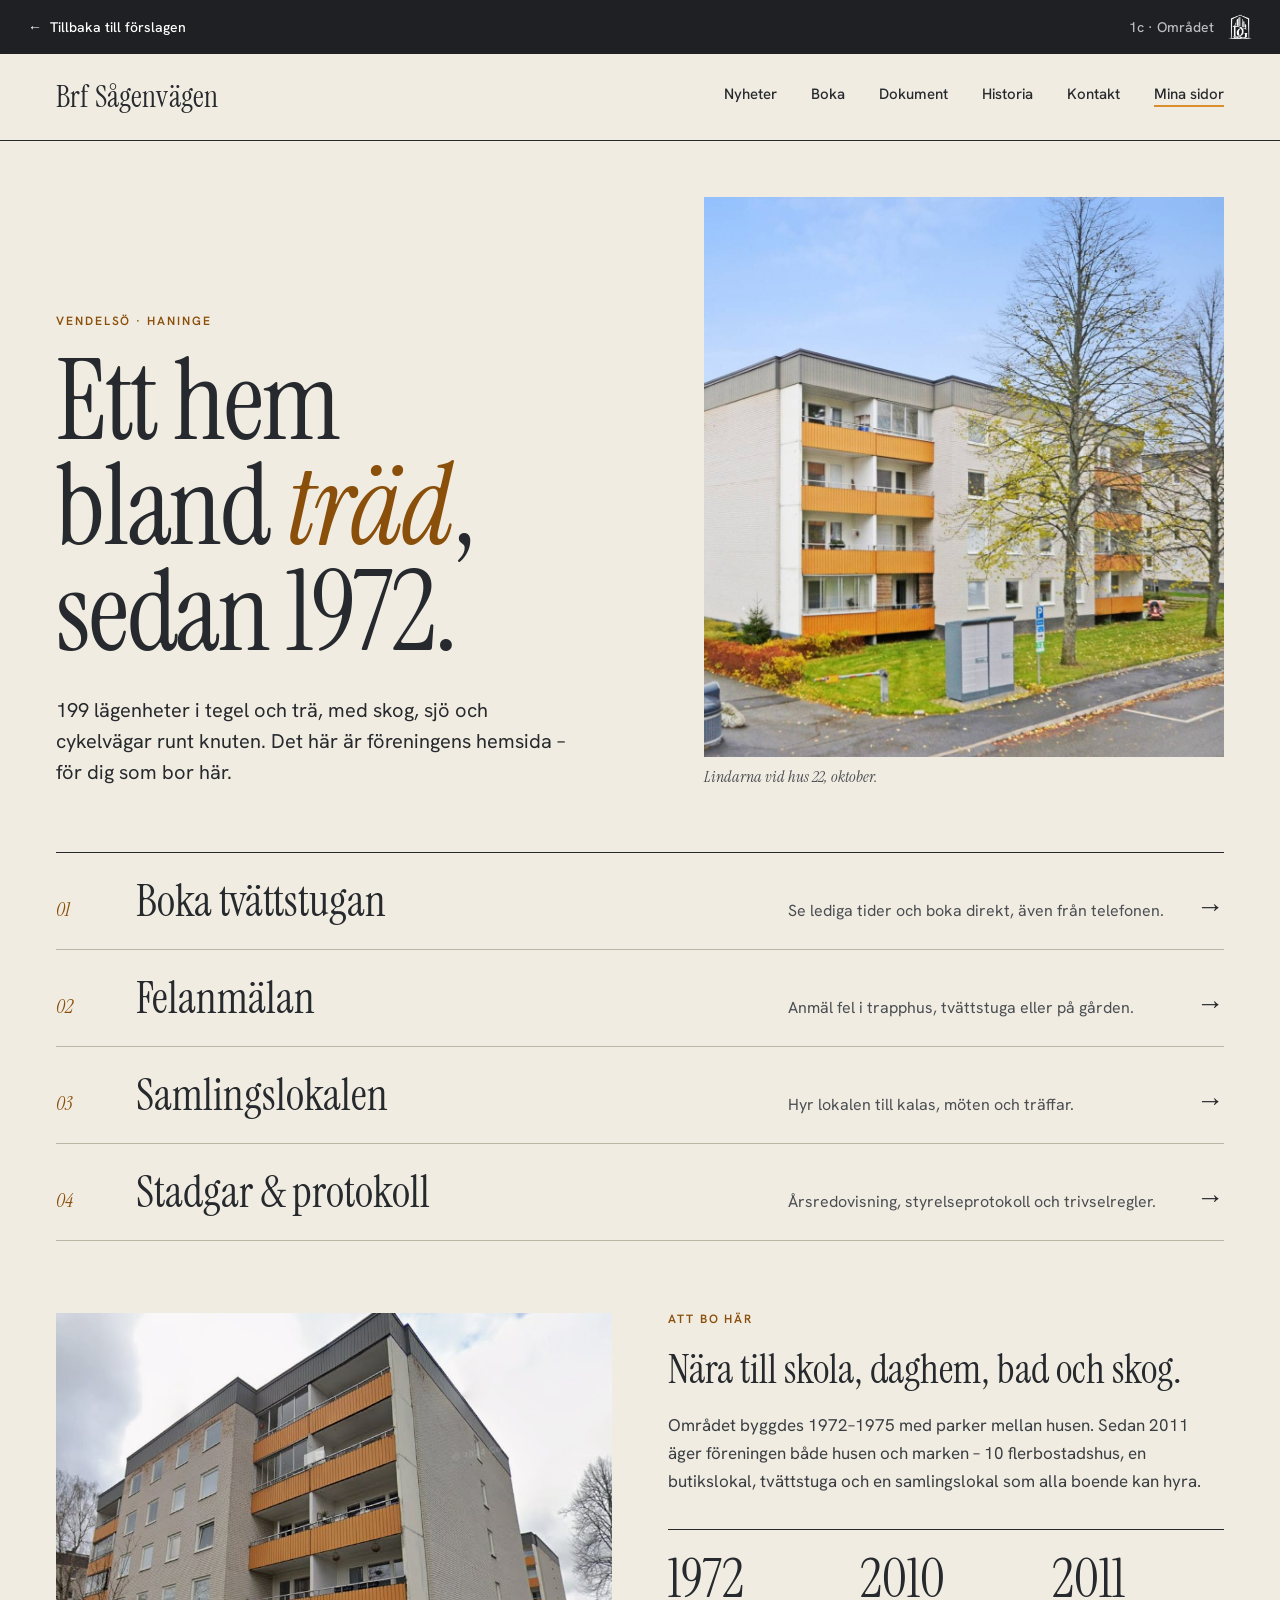
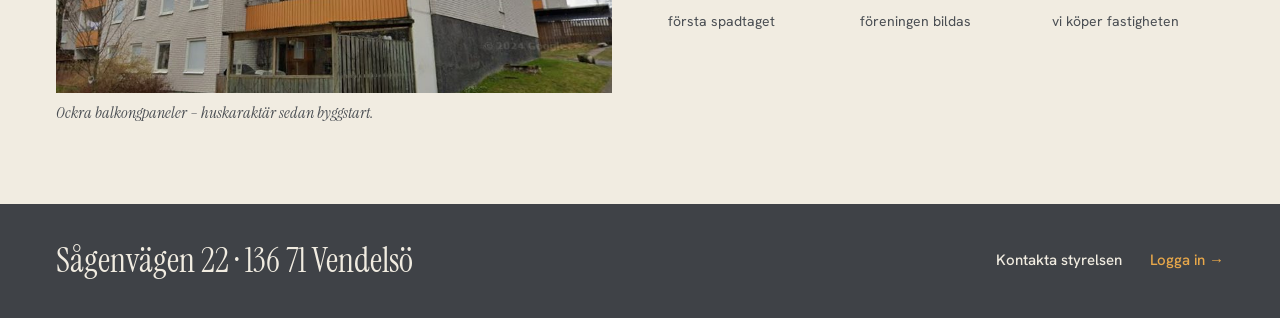
<file: omradet.html>
<!DOCTYPE html>
<html lang="sv">
<head>
<meta charset="utf-8">
<meta name="viewport" content="width=device-width, initial-scale=1">
<title>Sågenvägen – Området</title>
<meta name="robots" content="noindex, nofollow, noarchive">

<link href="fonts/fonts.css" rel="stylesheet">
<style>body{margin:0;background:#E9E6DF}a{color:#8A4F0B;text-decoration:none}a:hover{color:#3F4247}.back{color:#fff!important;font:500 14px/1 'Hanken Grotesk',sans-serif;display:inline-flex;gap:8px;align-items:center}.back:hover{color:#E9A84A!important}</style>

<style>
/* ---- mobil ---- */
html{-webkit-text-size-adjust:100%}body{overflow-x:hidden}img{max-width:100%}
@media (max-width:820px){
 .c-hd{padding:18px 16px!important}
 .c-hd>div:first-child{font-size:24px!important}
 .c-nv{gap:0!important}.c-nv span:not(.cta){display:none!important}
 .c-nv .cta{font-size:14px!important}
 .c-hero{grid-template-columns:1fr!important;padding:36px 16px 0!important;gap:28px!important}
 .c-h1{font-size:58px!important}
 .c-hero>div:first-child>div:last-child{font-size:18px!important}
 .c-hero img{height:320px!important}
 .c-links{margin:40px 16px 0!important}
 .c-row{grid-template-columns:34px minmax(0,1fr) 24px!important;gap:6px 10px!important;padding:20px 0!important}
 .c-row>div:nth-child(2){font-size:30px!important}
 .c-row>div:nth-child(3){grid-column:2;grid-row:2}
 .c-row>div:nth-child(4){grid-column:3;grid-row:1;font-size:22px!important}
 .c-two{margin:48px 16px 0!important;grid-template-columns:1fr!important;gap:32px!important}
 .c-two img{height:240px!important}
 .c-h3{font-size:30px!important}
 .c-num{font-size:34px!important}
 .c-band{margin-top:56px!important;padding:28px 16px!important;flex-direction:column;align-items:flex-start!important;gap:16px}
 .c-band>div:first-child{font-size:24px!important}
}
</style>
</head>
<body>


<div style="background:#1E2023;color:#B9BBBE;font:500 14px/1 'Hanken Grotesk',sans-serif;padding:14px 28px;display:flex;justify-content:space-between;align-items:center;gap:16px;flex-wrap:wrap">
<a class="back" href="index.html"><span aria-hidden="true">←</span> Tillbaka till förslagen</a>
<span style="display:flex;align-items:center;gap:14px"><span>1c · Området</span><img src="dg-logo-white.png" alt="Danielsson &amp; Gentry" style="height:26px;width:auto;display:block"></span>
</div>
<div style="width:100%;max-width:1280px;margin:0 auto;background:#F1ECE1;color:#26292D;font-family:'Hanken Grotesk',system-ui,sans-serif;box-shadow:0 1px 3px rgba(0,0,0,.08);overflow:hidden">
 <div class="c-hd" style="display:flex;align-items:center;justify-content:space-between;padding:28px 56px;border-bottom:1px solid #26292D">
  <div style="font:400 30px/1 'Instrument Serif',serif;letter-spacing:.005em">Brf Sågenvägen</div>
  <div class="c-nv" style="display:flex;gap:34px;font:500 15px/1 'Hanken Grotesk',sans-serif"><span>Nyheter</span><span>Boka</span><span>Dokument</span><span>Historia</span><span>Kontakt</span><span class="cta" style="border-bottom:2px solid #D9902C;padding-bottom:3px">Mina sidor</span></div>
 </div>
 <div class="c-hero" style="display:grid;grid-template-columns:minmax(0,1fr) 520px;gap:56px;padding:56px 56px 0;align-items:end">
  <div>
   <div style="font:600 12px/1 'Hanken Grotesk',sans-serif;letter-spacing:.16em;text-transform:uppercase;color:#8A4F0B;margin-bottom:22px">Vendelsö · Haninge</div>
   <div class="c-h1" style="font:400 112px/.94 'Instrument Serif',serif;letter-spacing:-.02em">Ett hem<br>bland <em style="color:#8A4F0B">träd</em>,<br>sedan 1972.</div>
   <div style="font:400 20px/1.55 'Hanken Grotesk',sans-serif;max-width:520px;margin-top:30px">199 lägenheter i tegel och trä, med skog, sjö och cykelvägar runt knuten. Det här är föreningens hemsida – för dig som bor här.</div>
  </div>
  <div>
   <img src="balkonger.jpg" alt="Hus med höstträd" style="width:100%;height:560px;object-fit:cover;object-position:78% 50%;display:block">
   <div style="font:italic 400 16px/1.3 'Instrument Serif',serif;margin-top:10px;color:#4A4E53">Lindarna vid hus 22, oktober.</div>
  </div>
 </div>
 <div class="c-links" style="margin:64px 56px 0;border-top:1px solid #26292D">
  
   <div class="c-row" style="display:grid;grid-template-columns:64px minmax(0,1fr) 380px 40px;align-items:baseline;gap:16px;padding:26px 0;border-bottom:1px solid #BDB6A5">
    <div style="font:italic 400 20px/1 'Instrument Serif',serif;color:#8A4F0B">01</div>
    <div style="font:400 44px/1 'Instrument Serif',serif">Boka tvättstugan</div>
    <div style="font:400 16px/1.45 'Hanken Grotesk',sans-serif;color:#4A4E53">Se lediga tider och boka direkt, även från telefonen.</div>
    <div style="font:400 28px/1 'Hanken Grotesk',sans-serif;text-align:right">→</div>
   </div>
  
   <div class="c-row" style="display:grid;grid-template-columns:64px minmax(0,1fr) 380px 40px;align-items:baseline;gap:16px;padding:26px 0;border-bottom:1px solid #BDB6A5">
    <div style="font:italic 400 20px/1 'Instrument Serif',serif;color:#8A4F0B">02</div>
    <div style="font:400 44px/1 'Instrument Serif',serif">Felanmälan</div>
    <div style="font:400 16px/1.45 'Hanken Grotesk',sans-serif;color:#4A4E53">Anmäl fel i trapphus, tvättstuga eller på gården.</div>
    <div style="font:400 28px/1 'Hanken Grotesk',sans-serif;text-align:right">→</div>
   </div>
  
   <div class="c-row" style="display:grid;grid-template-columns:64px minmax(0,1fr) 380px 40px;align-items:baseline;gap:16px;padding:26px 0;border-bottom:1px solid #BDB6A5">
    <div style="font:italic 400 20px/1 'Instrument Serif',serif;color:#8A4F0B">03</div>
    <div style="font:400 44px/1 'Instrument Serif',serif">Samlingslokalen</div>
    <div style="font:400 16px/1.45 'Hanken Grotesk',sans-serif;color:#4A4E53">Hyr lokalen till kalas, möten och träffar.</div>
    <div style="font:400 28px/1 'Hanken Grotesk',sans-serif;text-align:right">→</div>
   </div>
  
   <div class="c-row" style="display:grid;grid-template-columns:64px minmax(0,1fr) 380px 40px;align-items:baseline;gap:16px;padding:26px 0;border-bottom:1px solid #BDB6A5">
    <div style="font:italic 400 20px/1 'Instrument Serif',serif;color:#8A4F0B">04</div>
    <div style="font:400 44px/1 'Instrument Serif',serif">Stadgar &amp; protokoll</div>
    <div style="font:400 16px/1.45 'Hanken Grotesk',sans-serif;color:#4A4E53">Årsredovisning, styrelseprotokoll och trivselregler.</div>
    <div style="font:400 28px/1 'Hanken Grotesk',sans-serif;text-align:right">→</div>
   </div>
  
 </div>
 <div class="c-two" style="margin:72px 56px 0;display:grid;grid-template-columns:minmax(0,1fr) minmax(0,1fr);gap:56px;align-items:start">
  <div>
   <img src="fasad.jpg" alt="Fasad med balkonger" style="width:100%;height:380px;object-fit:cover;object-position:50% 40%;display:block">
   <div style="font:italic 400 16px/1.3 'Instrument Serif',serif;margin-top:10px;color:#4A4E53">Ockra balkongpaneler – huskaraktär sedan byggstart.</div>
  </div>
  <div>
   <div style="font:600 12px/1 'Hanken Grotesk',sans-serif;letter-spacing:.16em;text-transform:uppercase;color:#8A4F0B;margin-bottom:22px">Att bo här</div>
   <div class="c-h3" style="font:400 40px/1.1 'Instrument Serif',serif;margin-bottom:20px">Nära till skola, daghem, bad och skog.</div>
   <div style="font:400 17px/1.65 'Hanken Grotesk',sans-serif;color:#3A3E43">Området byggdes 1972–1975 med parker mellan husen. Sedan 2011 äger föreningen både husen och marken – 10 flerbostadshus, en butikslokal, tvättstuga och en samlingslokal som alla boende kan hyra.</div>
   <div style="display:grid;grid-template-columns:repeat(3,minmax(0,1fr));gap:20px;margin-top:34px;border-top:1px solid #26292D;padding-top:22px">
    <div><div class="c-num" style="font:400 54px/1 'Instrument Serif',serif">1972</div><div style="font:400 14px/1.4 'Hanken Grotesk',sans-serif;color:#4A4E53;margin-top:6px">första spadtaget</div></div>
    <div><div class="c-num" style="font:400 54px/1 'Instrument Serif',serif">2010</div><div style="font:400 14px/1.4 'Hanken Grotesk',sans-serif;color:#4A4E53;margin-top:6px">föreningen bildas</div></div>
    <div><div class="c-num" style="font:400 54px/1 'Instrument Serif',serif">2011</div><div style="font:400 14px/1.4 'Hanken Grotesk',sans-serif;color:#4A4E53;margin-top:6px">vi köper fastigheten</div></div>
   </div>
  </div>
 </div>
 <div class="c-band" style="margin-top:80px;background:#3F4247;color:#F1ECE1;padding:40px 56px;display:flex;justify-content:space-between;align-items:center">
  <div style="font:400 34px/1 'Instrument Serif',serif">Sågenvägen 22 · 136 71 Vendelsö</div>
  <div style="display:flex;gap:28px;font:500 15px/1 'Hanken Grotesk',sans-serif"><span>Kontakta styrelsen</span><span style="color:#E9A84A">Logga in →</span></div>
 </div>
</div>


</body>
</html>
</file>
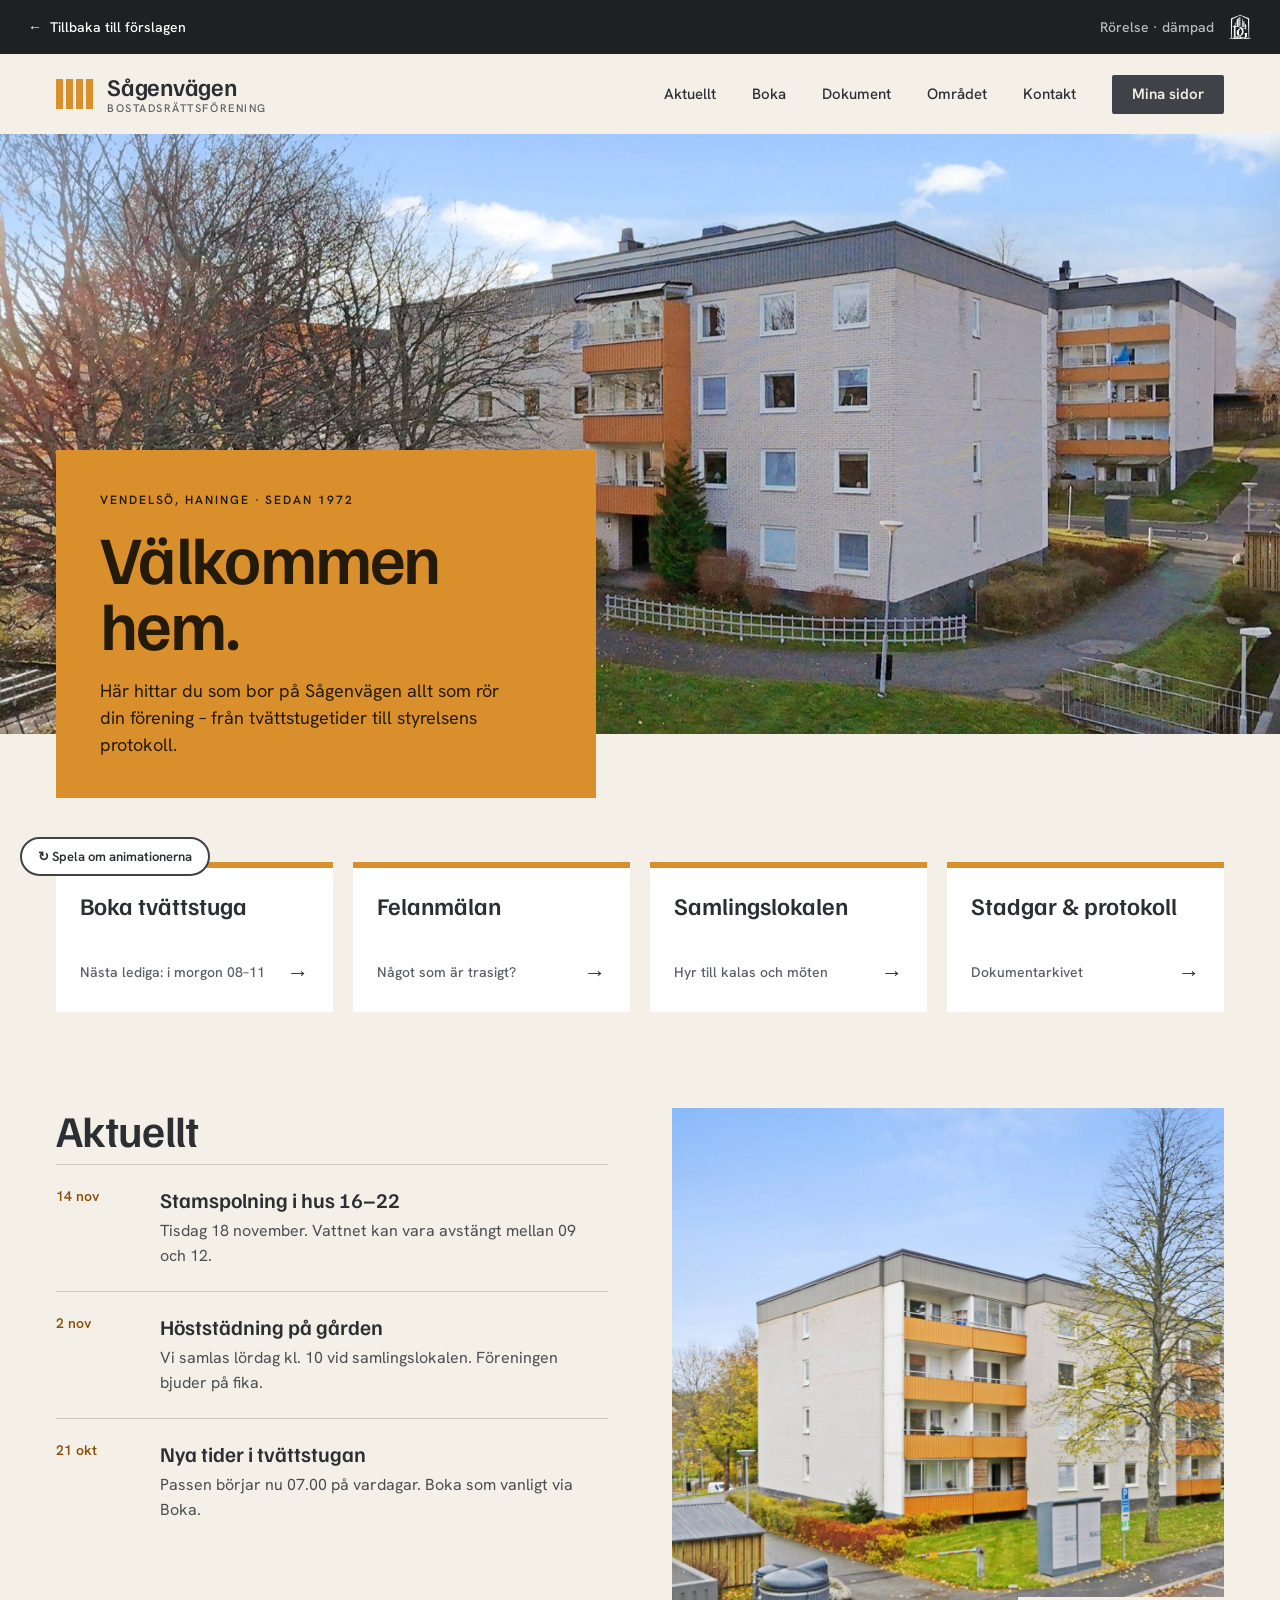
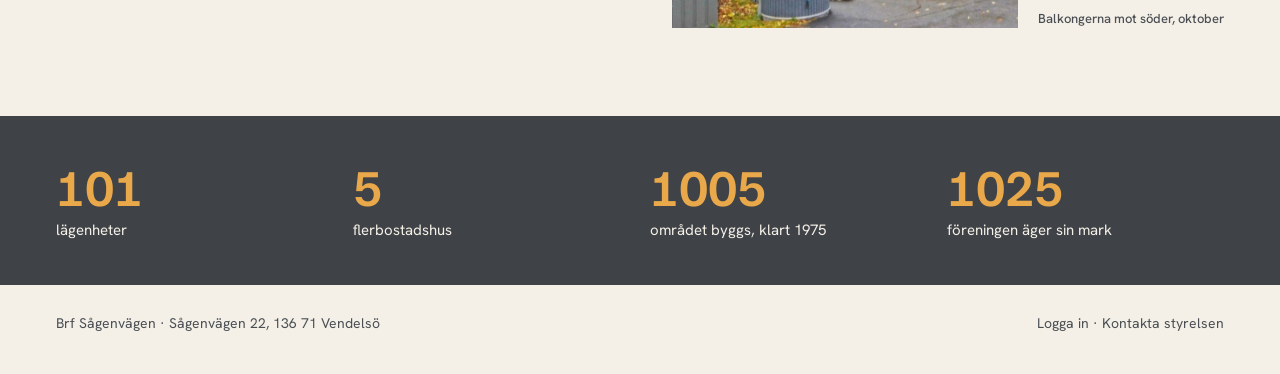
<file: rorelse-dampad.html>
<!DOCTYPE html>
<html lang="sv">
<head>
<meta charset="utf-8">
<meta name="viewport" content="width=device-width, initial-scale=1">
<title>Sågenvägen – 1e Dämpad startsida</title>
<meta name="robots" content="noindex, nofollow, noarchive">

<link href="fonts/fonts.css" rel="stylesheet">
<style>
body{margin:0;background:#E9E6DF}
a{color:inherit;text-decoration:none}
.d1{width:100%;max-width:1280px;margin:0 auto;background:#F4F0E7;color:#2B2E32;font-family:'Hanken Grotesk',system-ui,sans-serif;overflow-x:clip;position:relative}
.d1 *{box-sizing:border-box}

/* header */
.head{position:sticky;top:0;z-index:50;height:80px;padding:0 56px;display:flex;align-items:center;justify-content:space-between;background:#F4F0E7;transition:box-shadow .3s}
.head.scrolled{box-shadow:0 6px 18px rgba(40,30,10,.1)}
.logo{display:flex;align-items:center;gap:14px}
.bars{display:flex;gap:3px;height:30px}
.bars i{display:block;width:7px;background:#D9902C}
.lt{font:600 24px/1 'Familjen Grotesk',sans-serif;letter-spacing:-.01em}
.lt small{display:block;font:500 11px/1 'Hanken Grotesk',sans-serif;letter-spacing:.14em;text-transform:uppercase;color:#5A5E63;margin-top:5px}
.nav{display:flex;align-items:center;gap:36px;font:500 15px/1 'Hanken Grotesk',sans-serif}
.nl{position:relative;padding:6px 0}
.nl::after{content:"";position:absolute;left:0;right:0;bottom:0;height:2px;background:#D9902C;transform:scaleX(0);transform-origin:left;transition:transform .3s ease}
.nl:hover::after,.nl:focus-visible::after{transform:scaleX(1)}
.btn{background:#3F4247;color:#F4F0E7;padding:12px 20px;border-radius:2px;font-weight:600;transition:background .25s,color .25s}
.btn:hover,.btn:focus-visible{background:#D9902C;color:#241A0A}

/* hero */
.hero{position:relative;height:600px}
.hclip{position:absolute;inset:0;overflow:hidden;background:#3F4247}
.hclip img{width:100%;height:100%;object-fit:cover;object-position:60% 55%;display:block}
.hbox{position:absolute;left:56px;bottom:-64px;width:540px;padding:44px 44px 40px;background:#D9902C;color:#241A0A;z-index:3}
.eyebrow{font:600 12px/1 'Hanken Grotesk',sans-serif;letter-spacing:.16em;text-transform:uppercase;margin-bottom:18px}
.h1{font:600 68px/.98 'Familjen Grotesk',sans-serif;letter-spacing:-.025em;margin:0}
.lead{font:400 18px/1.5 'Hanken Grotesk',sans-serif;margin-top:20px;max-width:420px}
.go .hclip img{animation:imgIn 1.6s ease-out both}
.go .hbox{animation:fadeUp .9s cubic-bezier(.2,.7,.2,1) .35s both}

/* reveals */
.js .rv{opacity:0;transform:translateY(28px);transition:opacity .8s ease var(--d,0s),transform .8s cubic-bezier(.2,.7,.2,1) var(--d,0s)}
.js .rv.in{opacity:1;transform:none}

/* cards */
.cards{padding:128px 56px 0;display:grid;grid-template-columns:repeat(4,minmax(0,1fr));gap:20px}
.card{display:flex;flex-direction:column;justify-content:space-between;background:#fff;border-top:6px solid #D9902C;padding:24px 24px 26px;min-height:150px;height:100%;color:#2B2E32;transition:transform .3s ease,box-shadow .3s ease;outline-offset:3px}
.card:hover,.card:focus-visible{transform:translateY(-6px);box-shadow:0 14px 26px rgba(40,30,10,.14)}
.card:focus-visible{outline:3px solid #3F4247}
.ct{font:600 24px/1.1 'Familjen Grotesk',sans-serif}
.cr{display:flex;justify-content:space-between;align-items:center;gap:8px;font:500 14px/1.2 'Hanken Grotesk',sans-serif}
.sub{color:#5A5E63}
.arr{font-size:22px;transition:transform .3s ease}
.card:hover .arr,.card:focus-visible .arr{transform:translateX(6px)}

/* news */
.nsec{padding:96px 56px 88px;display:grid;grid-template-columns:minmax(0,1fr) minmax(0,1fr);gap:64px;align-items:start}
.nh{font:600 44px/1 'Familjen Grotesk',sans-serif;letter-spacing:-.02em;margin-bottom:12px}
.news{display:grid;grid-template-columns:84px minmax(0,1fr);gap:20px;padding:22px 12px 22px 0;border-top:1px solid #CFC8B8;transition:padding .3s ease,background .3s ease}
.news:hover,.news:focus-visible{padding-left:14px;background:rgba(217,144,44,.14)}
.nd{font:600 14px/1.4 'Hanken Grotesk',sans-serif;color:#8A4F0B}
.nt{font:600 21px/1.25 'Familjen Grotesk',sans-serif;margin-bottom:6px}
.nx{font:400 16px/1.55 'Hanken Grotesk',sans-serif;color:#4A4E53}
.pic{position:relative}
.pic .ph{height:520px;overflow:hidden}
.pic img{width:100%;height:100%;object-fit:cover;object-position:40% 60%;display:block;transition:transform 1s ease}
.pic:hover img{transform:scale(1.04)}
.cap{position:absolute;right:0;bottom:0;background:#F4F0E7;padding:14px 0 0 20px;font:500 13px/1.3 'Hanken Grotesk',sans-serif;color:#4A4E53}

/* stats */
.stats{background:#3F4247;color:#F4F0E7;padding:44px 56px;display:grid;grid-template-columns:repeat(4,minmax(0,1fr));gap:20px}
.num{font:600 52px/1 'Familjen Grotesk',sans-serif;color:#E9A84A;font-variant-numeric:tabular-nums}
.sl{font:400 15px/1.4 'Hanken Grotesk',sans-serif;margin-top:8px}
.foot{padding:28px 56px 40px;display:flex;justify-content:space-between;gap:16px;font:400 14px/1.5 'Hanken Grotesk',sans-serif;color:#4A4E53}

.replay{position:fixed;left:20px;bottom:24px;z-index:55;font:600 13px/1 'Hanken Grotesk',sans-serif;background:#fff;color:#2B2E32;border:2px solid #3F4247;border-radius:30px;padding:11px 16px;cursor:pointer}
.replay:hover,.replay:focus-visible{background:#D9902C;border-color:#241A0A;color:#241A0A}

/* reset */
.reset *{transition:none!important}
@keyframes fadeUp{from{opacity:0;transform:translateY(20px)}to{opacity:1;transform:none}}
@keyframes imgIn{from{opacity:0;transform:scale(1.06)}to{opacity:1;transform:none}}
@media (prefers-reduced-motion:reduce){
 .d1 *,.d1 *::before{animation:none!important;transition:none!important}
 .js .rv{opacity:1!important;transform:none!important}
}
</style>

<style>
/* ---- mobil ---- */
html{-webkit-text-size-adjust:100%}body{overflow-x:hidden}img{max-width:100%}
@media (max-width:820px){
 .head{height:64px;padding:0 16px}
 .nl{display:none}.btn{padding:10px 14px;font-size:14px}
 .lt{font-size:20px}
 .hero{height:auto}
 .hclip{position:relative;height:300px}
 .hbox{position:relative;left:auto;bottom:auto;width:auto;margin:-56px 16px 0;padding:28px 22px 26px}
 .h1{font-size:44px}
 .cards{padding:40px 16px 0;grid-template-columns:1fr;gap:14px}
 .nsec{padding:48px 16px;grid-template-columns:1fr;gap:36px}
 .pic .ph{height:300px}
 .stats{padding:32px 16px;grid-template-columns:repeat(2,minmax(0,1fr));gap:26px 14px}
 .num{font-size:40px}
 .foot{padding:22px 16px 80px;flex-direction:column;gap:6px}
 .replay{left:12px;bottom:12px;padding:9px 13px;font-size:12px}
}
</style>
</head>
<body>


<div style="background:#1E2023;color:#B9BBBE;font:500 14px/1 'Hanken Grotesk',sans-serif;padding:14px 28px;display:flex;justify-content:space-between;align-items:center;gap:16px;flex-wrap:wrap">
<a href="index.html" style="color:#fff;text-decoration:none;display:inline-flex;gap:8px"><span aria-hidden="true">←</span> Tillbaka till förslagen</a>
<span style="display:flex;align-items:center;gap:14px"><span>Rörelse · dämpad</span><img src="dg-logo-white.png" alt="Danielsson &amp; Gentry" style="height:26px;width:auto;display:block"></span>
</div>

<div id="d-root" class="d1">
<header class="head" id="d-head">
 <div class="logo">
  <div class="bars" aria-hidden="true"><i></i><i></i><i></i><i></i></div>
  <div class="lt">Sågenvägen<small>Bostadsrättsförening</small></div>
 </div>
 <nav class="nav" aria-label="Huvudmeny">
  <a class="nl" href="#aktuellt">Aktuellt</a>
  <a class="nl" href="#boka">Boka</a>
  <a class="nl" href="#dokument">Dokument</a>
  <a class="nl" href="#omradet">Området</a>
  <a class="nl" href="#kontakt">Kontakt</a>
  <a class="btn" href="#minasidor">Mina sidor</a>
 </nav>
</header>

<div class="hero">
 <div class="hclip"><img src="gard.jpg" alt="Hus på Sågenvägen"></div>
 <div class="hbox">
  <div class="eyebrow">Vendelsö, Haninge · sedan 1972</div>
  <h1 class="h1">Välkommen hem.</h1>
  <div class="lead">Här hittar du som bor på Sågenvägen allt som rör din förening – från tvättstugetider till styrelsens protokoll.</div>
 </div>
</div>

<div class="cards" id="boka">
 <div class="rv" style="--d:0s"><a class="card" href="#boka"><div class="ct">Boka tvättstuga</div><div class="cr"><span class="sub">Nästa lediga: i morgon 08–11</span><span class="arr" aria-hidden="true">→</span></div></a></div>
 <div class="rv" style="--d:.1s"><a class="card" href="#felanmalan"><div class="ct">Felanmälan</div><div class="cr"><span class="sub">Något som är trasigt?</span><span class="arr" aria-hidden="true">→</span></div></a></div>
 <div class="rv" style="--d:.2s"><a class="card" href="#lokalen"><div class="ct">Samlingslokalen</div><div class="cr"><span class="sub">Hyr till kalas och möten</span><span class="arr" aria-hidden="true">→</span></div></a></div>
 <div class="rv" style="--d:.3s"><a class="card" href="#dokument"><div class="ct">Stadgar &amp; protokoll</div><div class="cr"><span class="sub">Dokumentarkivet</span><span class="arr" aria-hidden="true">→</span></div></a></div>
</div>

<div class="nsec" id="aktuellt">
 <div>
  <div class="nh rv" style="--d:0s">Aktuellt</div>
  <a class="news rv" href="#aktuellt" style="--d:.08s"><div class="nd">14 nov</div><div><div class="nt">Stamspolning i hus 16–22</div><div class="nx">Tisdag 18 november. Vattnet kan vara avstängt mellan 09 och 12.</div></div></a>
  <a class="news rv" href="#aktuellt" style="--d:.16s"><div class="nd">2 nov</div><div><div class="nt">Höststädning på gården</div><div class="nx">Vi samlas lördag kl. 10 vid samlingslokalen. Föreningen bjuder på fika.</div></div></a>
  <a class="news rv" href="#aktuellt" style="--d:.24s"><div class="nd">21 okt</div><div><div class="nt">Nya tider i tvättstugan</div><div class="nx">Passen börjar nu 07.00 på vardagar. Boka som vanligt via Boka.</div></div></a>
 </div>
 <div class="pic rv" style="--d:.1s">
  <div class="ph"><img src="balkonger.jpg" alt="Balkonger i hösten"></div>
  <div class="cap">Balkongerna mot söder, oktober</div>
 </div>
</div>

<div class="stats" id="omradet">
 <div class="rv" style="--d:0s"><div class="num" data-count="199">199</div><div class="sl">lägenheter</div></div>
 <div class="rv" style="--d:.1s"><div class="num" data-count="10">10</div><div class="sl">flerbostadshus</div></div>
 <div class="rv" style="--d:.2s"><div class="num" data-count="1972">1972</div><div class="sl">området byggs, klart 1975</div></div>
 <div class="rv" style="--d:.3s"><div class="num" data-count="2011">2011</div><div class="sl">föreningen äger sin mark</div></div>
</div>

<div class="foot" id="kontakt"><span>Brf Sågenvägen · Sågenvägen 22, 136 71 Vendelsö</span><span>Logga in · Kontakta styrelsen</span></div>
<button class="replay" type="button" id="replay">↻ Spela om animationerna</button>
</div>

<script>
class DCLogic{}
class Component extends DCLogic {
  
  componentDidMount() {
    const root = document.getElementById('d-root');
    if (!root) return;
    this.root = root;
    this.reduce = !!(window.matchMedia && window.matchMedia('(prefers-reduced-motion: reduce)').matches);
    const head = document.getElementById('d-head');
    const onScroll = () => {
      const y = window.scrollY || document.documentElement.scrollTop || 0;
      if (head) head.classList.toggle('scrolled', y > 8);
    };
    window.addEventListener('scroll', onScroll, { passive: true });
    this.off = () => window.removeEventListener('scroll', onScroll);
    root.classList.add('js');
    this.start();
  }
  componentWillUnmount() {
    if (this.off) this.off();
    if (this.io) this.io.disconnect();
  }
  start() {
    const root = this.root;
    const items = root.querySelectorAll('.rv');
    root.querySelectorAll('[data-count]').forEach((el) => {
      el.textContent = this.reduce ? el.getAttribute('data-count') : '0';
    });
    if (!this.reduce && 'IntersectionObserver' in window) {
      if (!this.io) {
        this.io = new IntersectionObserver((entries) => {
          entries.forEach((en) => {
            if (!en.isIntersecting) return;
            en.target.classList.add('in');
            this.io.unobserve(en.target);
            en.target.querySelectorAll('[data-count]').forEach((c) => this.count(c));
          });
        }, { threshold: 0.15, rootMargin: '0px 0px -6% 0px' });
      }
      items.forEach((el) => this.io.observe(el));
    } else {
      items.forEach((el) => el.classList.add('in'));
      root.querySelectorAll('[data-count]').forEach((el) => { el.textContent = el.getAttribute('data-count'); });
    }
    requestAnimationFrame(() => root.classList.add('go'));
  }
  count(el) {
    const target = parseInt(el.getAttribute('data-count'), 10);
    const id = (el._cid = (el._cid || 0) + 1);
    const t0 = performance.now();
    const dur = 1600;
    const step = (t) => {
      if (el._cid !== id) return;
      const p = Math.min(1, (t - t0) / dur);
      el.textContent = String(Math.round(target * (1 - Math.pow(1 - p, 3))));
      if (p < 1) requestAnimationFrame(step);
    };
    requestAnimationFrame(step);
  }
  replay() {
    const root = this.root;
    if (!root || this.reduce) return;
    root.classList.add('reset');
    root.classList.remove('go');
    root.querySelectorAll('.in').forEach((el) => el.classList.remove('in'));
    root.querySelectorAll('[data-count]').forEach((el) => { el._cid = (el._cid || 0) + 1; el.textContent = '0'; });
    window.scrollTo(0, 0);
    void root.offsetWidth;
    requestAnimationFrame(() => {
      root.classList.remove('reset');
      if (this.io) root.querySelectorAll('.rv').forEach((el) => this.io.observe(el));
      requestAnimationFrame(() => root.classList.add('go'));
    });
  }
}
(function(){var c=new Component();c.props={};c.componentDidMount();var b=document.getElementById("replay");if(b)b.addEventListener("click",function(){c.replay();});})();
</script>
</body>
</html>
</file>
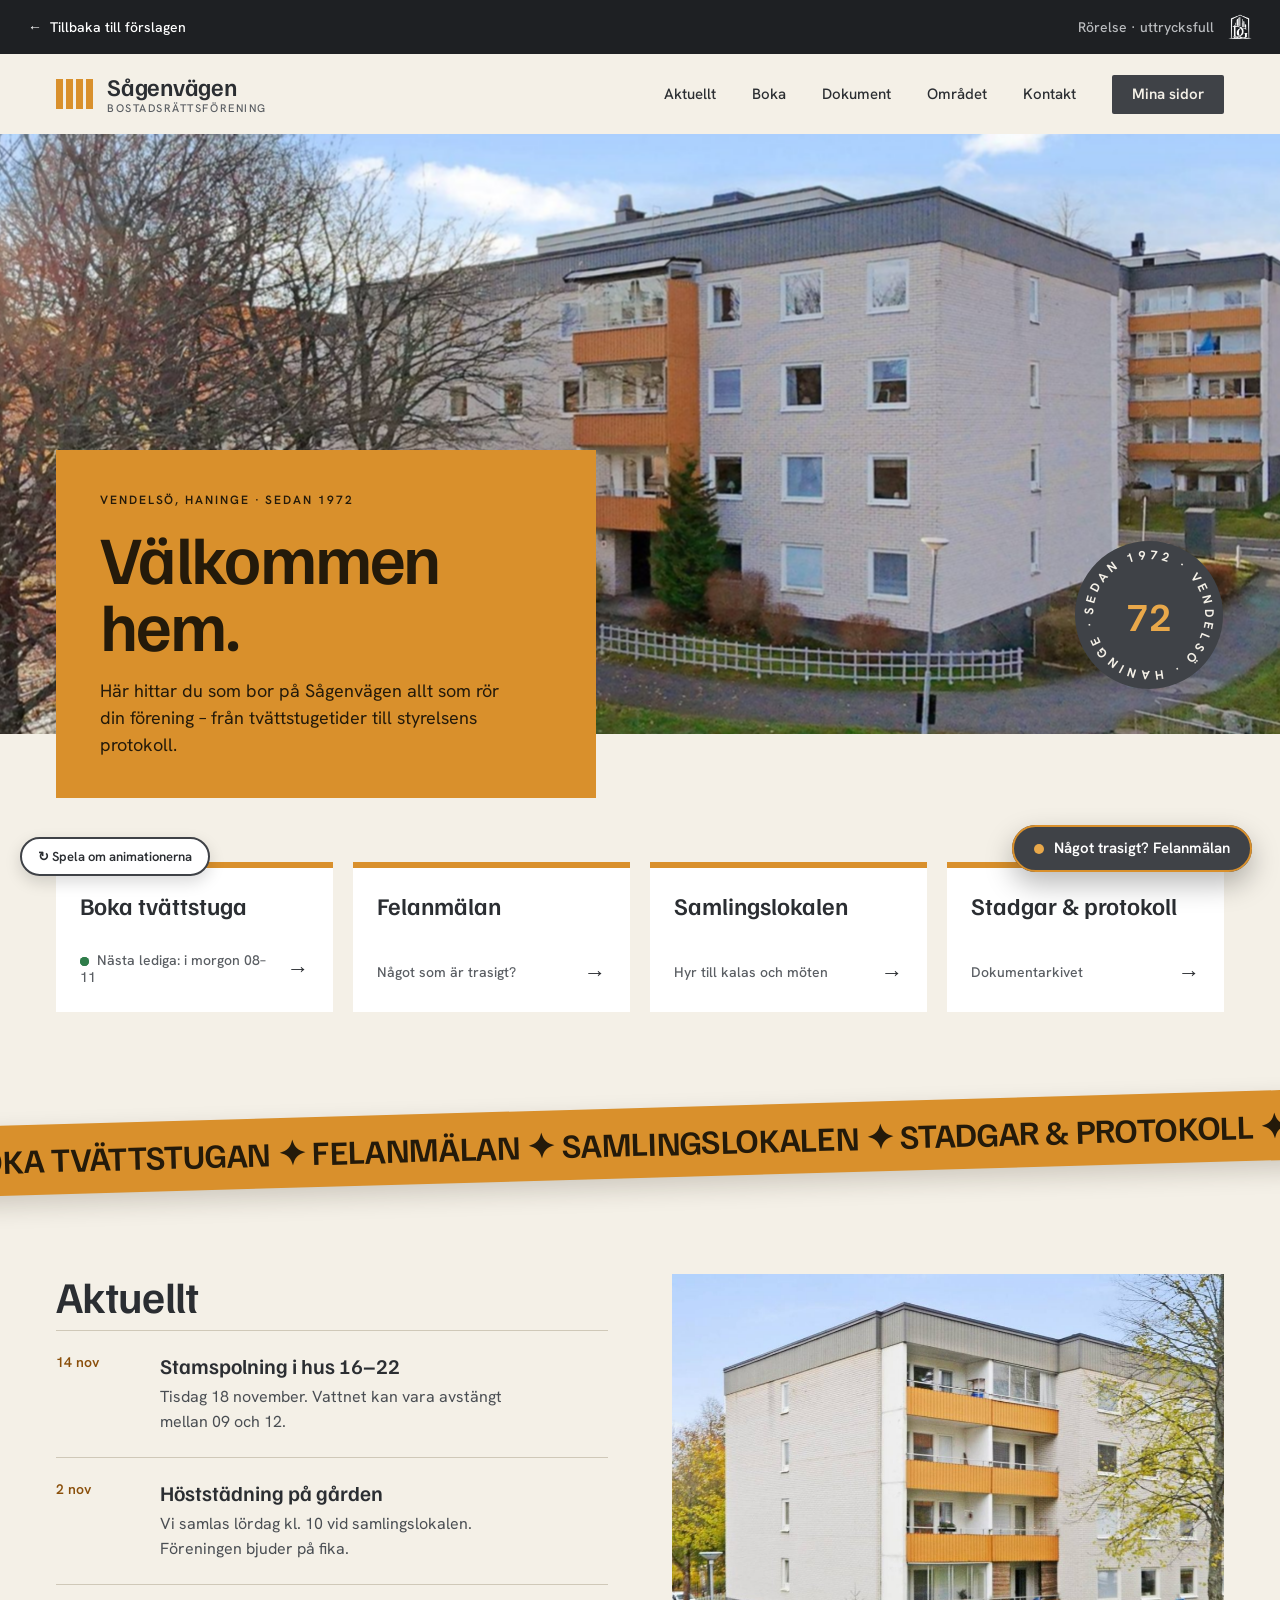
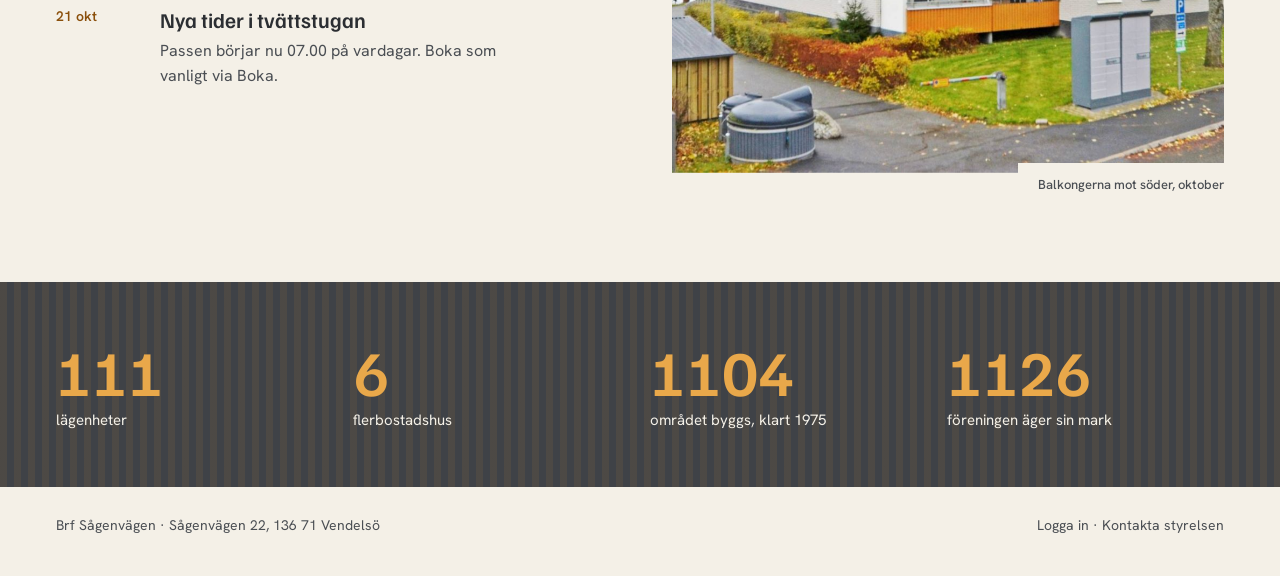
<file: rorelse-uttrycksfull.html>
<!DOCTYPE html>
<html lang="sv">
<head>
<meta charset="utf-8">
<meta name="viewport" content="width=device-width, initial-scale=1">
<title>Sågenvägen – 1d Animerad startsida</title>
<meta name="robots" content="noindex, nofollow, noarchive">

<link href="fonts/fonts.css" rel="stylesheet">
<style>
body{margin:0;background:#E9E6DF}
a{color:inherit;text-decoration:none}
.d1{width:100%;max-width:1280px;margin:0 auto;background:#F4F0E7;color:#2B2E32;font-family:'Hanken Grotesk',system-ui,sans-serif;overflow-x:clip;position:relative}
.d1 *{box-sizing:border-box}

/* ---------- progress + header ---------- */
.prog{position:fixed;left:0;top:0;height:5px;width:100%;background:#D9902C;transform:scaleX(0);transform-origin:left;z-index:60}
.head{position:sticky;top:0;z-index:50;height:80px;padding:0 56px;display:flex;align-items:center;justify-content:space-between;background:#F4F0E7;transition:box-shadow .3s,height .3s}
.head.scrolled{box-shadow:0 8px 24px rgba(40,30,10,.14);height:68px}
.logo{display:flex;align-items:center;gap:14px}
.bars{display:flex;gap:3px;height:30px}
.bars i{display:block;width:7px;background:#D9902C;transform-origin:bottom}
.go .bars i{animation:barRise .7s cubic-bezier(.2,1.4,.4,1) both;animation-delay:calc(var(--i)*.09s)}
.go .logo .lt{animation:dropIn .8s ease-out .35s both}
.lt{font:600 24px/1 'Familjen Grotesk',sans-serif;letter-spacing:-.01em}
.lt small{display:block;font:500 11px/1 'Hanken Grotesk',sans-serif;letter-spacing:.14em;text-transform:uppercase;color:#5A5E63;margin-top:5px}
.nav{display:flex;align-items:center;gap:36px;font:500 15px/1 'Hanken Grotesk',sans-serif}
.nl{position:relative;padding:6px 0}
.nl::after{content:"";position:absolute;left:0;right:0;bottom:0;height:2px;background:#D9902C;transform:scaleX(0);transform-origin:right;transition:transform .35s cubic-bezier(.7,0,.2,1)}
.nl:hover::after,.nl:focus-visible::after{transform:scaleX(1);transform-origin:left}
.go .nav>*{animation:dropIn .7s cubic-bezier(.2,.8,.2,1) both;animation-delay:calc(.15s + var(--i)*.08s)}
.btn{position:relative;overflow:hidden;background:#3F4247;color:#F4F0E7;padding:12px 20px;border-radius:2px;font-weight:600;transition:background .3s,color .3s,transform .3s}
.btn:hover,.btn:focus-visible{background:#D9902C;color:#241A0A;transform:translateY(-2px)}
.btn::after{content:"";position:absolute;top:0;left:-60%;width:40%;height:100%;background:linear-gradient(100deg,transparent,rgba(255,255,255,.4),transparent);transform:skewX(-20deg);animation:shine 4.5s ease-in-out 2.5s infinite}

/* ---------- hero ---------- */
.hero{position:relative;height:600px}
.hclip{position:absolute;inset:0;overflow:hidden;background:#3F4247}
.himg{position:absolute;inset:-30px;will-change:transform}
.himg img{width:100%;height:100%;object-fit:cover;object-position:60% 55%;display:block}
.go .himg img{animation:imgIn 1.8s cubic-bezier(.2,.7,.2,1) both,kb 24s ease-in-out 1.8s infinite alternate}
.leaf{position:absolute;top:0;width:var(--sz,14px);height:var(--sz,14px);border-radius:0 100% 0 100%;background:var(--c,#D9902C);opacity:0;animation:fall var(--dur,10s) linear var(--del,0s) infinite;pointer-events:none}
.badge{position:absolute;right:56px;bottom:44px;width:150px;height:150px}
.go .badge{animation:badgeIn 1.1s cubic-bezier(.3,1.6,.5,1) 1.8s both}
.badge .spin{animation:spin 22s linear infinite;transform-origin:center}
.hboxp{position:absolute;left:56px;bottom:-64px;width:540px;z-index:3;will-change:transform}
.hbox{background:transparent}
.go .hbox{animation:bob 5s ease-in-out 3s infinite alternate}
.hbin{background:#D9902C;color:#241A0A;padding:44px 44px 40px}
.go .hbin{animation:wipe 1.1s cubic-bezier(.7,0,.2,1) .7s both}
.eyebrow{font:600 12px/1 'Hanken Grotesk',sans-serif;letter-spacing:.16em;text-transform:uppercase;margin-bottom:18px}
.go .eyebrow{animation:fadeUp .8s ease-out 1.3s both}
.h1{font:600 68px/.98 'Familjen Grotesk',sans-serif;letter-spacing:-.025em}
.w{display:inline-block;overflow:hidden;vertical-align:top;padding-bottom:.1em;margin-bottom:-.1em}
.wi{display:inline-block}
.go .wi{animation:wordUp .95s cubic-bezier(.2,.8,.2,1) both;animation-delay:calc(1.2s + var(--i)*.18s)}
.lead{font:400 18px/1.5 'Hanken Grotesk',sans-serif;margin-top:20px;max-width:420px}
.go .lead{animation:fadeUp .9s ease-out 1.8s both}

/* ---------- scroll reveals ---------- */
.js .rv{opacity:0;transform:translateY(56px) scale(.96);transition:opacity .9s cubic-bezier(.2,.7,.2,1) var(--d,0s),transform .9s cubic-bezier(.2,.7,.2,1) var(--d,0s)}
.js .rv.rvl{transform:translateX(-80px)}
.js .rv.rvr{transform:translateX(80px)}
.js .rv.in{opacity:1;transform:none}
.js .clip{clip-path:inset(0 0 100% 0);transition:clip-path 1.3s cubic-bezier(.7,0,.2,1)}
.js .clip.in{clip-path:inset(0 0 0 0)}
.reset *{transition:none!important}

/* ---------- cards ---------- */
.cards{padding:128px 56px 0;display:grid;grid-template-columns:repeat(4,minmax(0,1fr));gap:20px}
.card{display:flex;flex-direction:column;justify-content:space-between;position:relative;overflow:hidden;background:#fff;border-top:6px solid #D9902C;padding:24px 24px 26px;min-height:150px;height:100%;color:#2B2E32;transform:perspective(800px) rotateX(var(--rx,0deg)) rotateY(var(--ry,0deg)) translateY(var(--ty,0px));transition:transform .25s ease-out,box-shadow .3s;outline-offset:3px}
.card::before{content:"";position:absolute;inset:0;background:#D9902C;transform:translateY(101%);transition:transform .5s cubic-bezier(.7,0,.2,1)}
.card>*{position:relative;z-index:1}
.card:hover,.card:focus-visible{--ty:-12px;box-shadow:0 22px 34px rgba(40,30,10,.22)}
.card:hover::before,.card:focus-visible::before{transform:none}
.card:focus-visible{outline:3px solid #3F4247}
.ct{font:600 24px/1.1 'Familjen Grotesk',sans-serif}
.cr{display:flex;justify-content:space-between;align-items:center;gap:8px;font:500 14px/1.2 'Hanken Grotesk',sans-serif}
.sub{color:#5A5E63;transition:color .3s}
.card:hover .sub,.card:focus-visible .sub{color:#241A0A}
.arr{font-size:22px;transition:transform .35s cubic-bezier(.3,1.6,.5,1)}
.card:hover .arr,.card:focus-visible .arr{transform:translateX(10px)}
.dot{display:inline-block;width:9px;height:9px;border-radius:50%;background:#2F7D4A;margin-right:8px;position:relative;vertical-align:middle}
.dot::after{content:"";position:absolute;inset:0;border-radius:50%;background:#2F7D4A;animation:ping 1.8s ease-out infinite}

/* ---------- marquee ---------- */
.mq{margin:96px -40px 0;background:#D9902C;color:#241A0A;transform:rotate(-1.6deg);overflow:hidden;padding:18px 0;box-shadow:0 10px 24px rgba(40,30,10,.18)}
.mqi{display:flex;width:max-content;animation:marq 28s linear infinite}
.mqi span{font:600 34px/1 'Familjen Grotesk',sans-serif;letter-spacing:-.01em;text-transform:uppercase;white-space:nowrap;padding-right:28px}
.mq:hover .mqi{animation-play-state:paused}

/* ---------- news ---------- */
.nsec{padding:96px 56px 88px;display:grid;grid-template-columns:minmax(0,1fr) minmax(0,1fr);gap:64px;align-items:start}
.nh{font:600 44px/1 'Familjen Grotesk',sans-serif;letter-spacing:-.02em;margin-bottom:12px}
.news{display:grid;grid-template-columns:84px minmax(0,1fr) 36px;gap:20px;padding:22px 12px 22px 0;border-top:1px solid #CFC8B8;position:relative;transition:padding .35s cubic-bezier(.3,1.4,.5,1),background .3s}
.news:hover,.news:focus-visible{padding-left:18px;background:rgba(217,144,44,.16)}
.nd{font:600 14px/1.4 'Hanken Grotesk',sans-serif;color:#8A4F0B}
.nt{font:600 21px/1.25 'Familjen Grotesk',sans-serif;margin-bottom:6px}
.nx{font:400 16px/1.55 'Hanken Grotesk',sans-serif;color:#4A4E53}
.na{font-size:24px;align-self:center;opacity:0;transform:translateX(-14px);transition:opacity .3s,transform .35s cubic-bezier(.3,1.6,.5,1)}
.news:hover .na,.news:focus-visible .na{opacity:1;transform:none}
.pic{position:relative}
.clip{position:relative;overflow:hidden;height:520px}
.par{position:absolute;left:0;right:0;top:-12%;height:124%;will-change:transform}
.par img{width:100%;height:100%;object-fit:cover;object-position:40% 60%;display:block;transition:transform 1.2s cubic-bezier(.2,.7,.2,1)}
.clip:hover img{transform:scale(1.08)}
.cap{position:absolute;right:0;bottom:0;background:#F4F0E7;padding:14px 0 0 20px;font:500 13px/1.3 'Hanken Grotesk',sans-serif;color:#4A4E53;z-index:2}

/* ---------- stats ---------- */
.stats{background-color:#3F4247;background-image:repeating-linear-gradient(90deg,rgba(217,144,44,.09) 0 7px,transparent 7px 14px);background-size:28px 100%;animation:slide 3s linear infinite;color:#F4F0E7;padding:56px;display:grid;grid-template-columns:repeat(4,minmax(0,1fr));gap:20px}
.num{font:600 64px/1 'Familjen Grotesk',sans-serif;color:#E9A84A;display:inline-block;font-variant-numeric:tabular-nums}
.num.pop{animation:pop .6s cubic-bezier(.3,1.8,.5,1)}
.sl{font:400 15px/1.4 'Hanken Grotesk',sans-serif;margin-top:8px}
.foot{padding:28px 56px 40px;display:flex;justify-content:space-between;gap:16px;font:400 14px/1.5 'Hanken Grotesk',sans-serif;color:#4A4E53}

/* ---------- floating bits ---------- */
.fab{position:fixed;right:28px;bottom:28px;z-index:55;background:#3F4247;color:#fff;padding:16px 22px;border-radius:40px;font:600 15px/1 'Hanken Grotesk',sans-serif;box-shadow:0 12px 28px rgba(0,0,0,.28);display:flex;align-items:center;gap:10px;transition:transform .3s cubic-bezier(.3,1.6,.5,1),background .3s}
.fab:hover,.fab:focus-visible{transform:translateY(-4px) scale(1.05);background:#2B2E32}
.fab::after{content:"";position:absolute;inset:0;border-radius:40px;border:2px solid #D9902C;animation:ring 2.4s ease-out 3.8s infinite;pointer-events:none}
.fab b{display:inline-block;width:10px;height:10px;border-radius:50%;background:#E9A84A}
.go .fab{animation:fabIn .9s cubic-bezier(.3,1.5,.5,1) 3s both}
.replay{position:fixed;left:20px;bottom:24px;z-index:55;font:600 13px/1 'Hanken Grotesk',sans-serif;background:#fff;color:#2B2E32;border:2px solid #3F4247;border-radius:30px;padding:11px 16px;cursor:pointer;box-shadow:0 6px 16px rgba(0,0,0,.15)}
.replay:hover,.replay:focus-visible{background:#D9902C;border-color:#241A0A;color:#241A0A}

/* ---------- keyframes ---------- */
@keyframes barRise{from{transform:scaleY(0)}to{transform:scaleY(1)}}
@keyframes dropIn{from{opacity:0;transform:translateY(-22px)}to{opacity:1;transform:none}}
@keyframes fadeUp{from{opacity:0;transform:translateY(22px)}to{opacity:1;transform:none}}
@keyframes wipe{from{clip-path:inset(0 100% 0 0)}to{clip-path:inset(0 0 0 0)}}
@keyframes wordUp{from{transform:translateY(115%) rotate(4deg)}to{transform:none}}
@keyframes imgIn{from{opacity:0;transform:scale(1.5);filter:blur(10px)}to{opacity:1;transform:scale(1.12);filter:blur(0)}}
@keyframes kb{from{transform:scale(1.12) translate(0,0)}to{transform:scale(1.0) translate(-1.5%,1.2%)}}
@keyframes bob{from{transform:translateY(0)}to{transform:translateY(-10px)}}
@keyframes fall{0%{transform:translate3d(0,-40px,0) rotate(0);opacity:0}8%{opacity:.95}50%{transform:translate3d(var(--sway,60px),320px,0) rotate(260deg)}92%{opacity:.95}100%{transform:translate3d(calc(var(--sway,60px)*-.6),680px,0) rotate(540deg);opacity:0}}
@keyframes badgeIn{from{opacity:0;transform:scale(0) rotate(-180deg)}to{opacity:1;transform:none}}
@keyframes spin{to{transform:rotate(360deg)}}
@keyframes shine{0%,70%{left:-60%}100%{left:130%}}
@keyframes marq{to{transform:translateX(-50%)}}
@keyframes ping{from{transform:scale(1);opacity:.7}to{transform:scale(3.2);opacity:0}}
@keyframes slide{to{background-position:28px 0}}
@keyframes pop{0%{transform:scale(1)}40%{transform:scale(1.25)}100%{transform:scale(1)}}
@keyframes fabIn{from{opacity:0;transform:translateY(120px)}to{opacity:1;transform:none}}
@keyframes ring{from{transform:scale(1);opacity:.9}to{transform:scale(1.35,1.9);opacity:0}}

@media (prefers-reduced-motion:reduce){
 .d1 *,.d1 *::before,.d1 *::after,.fab,.prog{animation:none!important;transition:none!important}
 .js .rv,.js .clip{opacity:1!important;transform:none!important;clip-path:none!important}
 .leaf{display:none}
}
</style>

<style>
/* ---- mobil ---- */
html{-webkit-text-size-adjust:100%}body{overflow-x:hidden}img{max-width:100%}
@media (max-width:820px){
 .head{height:64px;padding:0 16px}.head.scrolled{height:56px}
 .nl{display:none}.btn{padding:10px 14px;font-size:14px}
 .lt{font-size:20px}
 .hero{height:auto}
 .hclip{position:relative;height:360px}
 .hboxp{position:relative;left:auto;bottom:auto;width:auto;margin:-56px 16px 0}
 .hbin{padding:28px 22px 26px}
 .h1{font-size:44px}
 .badge{width:96px;height:96px;right:14px;bottom:76px}
 .badge svg{width:96px;height:96px}
 .badge>div{font-size:26px!important}
 .cards{padding:40px 16px 0;grid-template-columns:1fr;gap:14px}
 .mq{margin:64px -40px 0}.mqi span{font-size:24px}
 .nsec{padding:48px 16px;grid-template-columns:1fr;gap:36px}
 .nh{font-size:36px}
 .clip{height:300px}
 .stats{padding:32px 16px;grid-template-columns:repeat(2,minmax(0,1fr));gap:26px 14px}
 .num{font-size:44px}
 .foot{padding:22px 16px 90px;flex-direction:column;gap:6px}
 .fab{right:12px;bottom:12px;padding:12px 16px;font-size:13px}
 .replay{left:12px;bottom:12px;padding:9px 13px;font-size:12px}
}
</style>
</head>
<body>


<div style="background:#1E2023;color:#B9BBBE;font:500 14px/1 'Hanken Grotesk',sans-serif;padding:14px 28px;display:flex;justify-content:space-between;align-items:center;gap:16px;flex-wrap:wrap">
<a href="index.html" style="color:#fff;text-decoration:none;display:inline-flex;gap:8px"><span aria-hidden="true">←</span> Tillbaka till förslagen</a>
<span style="display:flex;align-items:center;gap:14px"><span>Rörelse · uttrycksfull</span><img src="dg-logo-white.png" alt="Danielsson &amp; Gentry" style="height:26px;width:auto;display:block"></span>
</div>

<div id="d-root" class="d1">
<div class="prog" id="d-prog" aria-hidden="true"></div>

<header class="head" id="d-head">
 <div class="logo">
  <div class="bars" aria-hidden="true"><i style="--i:0"></i><i style="--i:1"></i><i style="--i:2"></i><i style="--i:3"></i></div>
  <div class="lt">Sågenvägen<small>Bostadsrättsförening</small></div>
 </div>
 <nav class="nav" aria-label="Huvudmeny">
  <a class="nl" href="#aktuellt" style="--i:0">Aktuellt</a>
  <a class="nl" href="#boka" style="--i:1">Boka</a>
  <a class="nl" href="#dokument" style="--i:2">Dokument</a>
  <a class="nl" href="#omradet" style="--i:3">Området</a>
  <a class="nl" href="#kontakt" style="--i:4">Kontakt</a>
  <a class="btn" href="#minasidor" style="--i:5">Mina sidor</a>
 </nav>
</header>

<div class="hero">
 <div class="hclip">
  <div class="himg" id="d-himg"><img src="gard.jpg" alt="Hus på Sågenvägen"></div>
  <div aria-hidden="true">
   <i class="leaf" style="left:6%;--sz:14px;--c:#D9902C;--dur:9s;--del:-2s;--sway:70px"></i>
   <i class="leaf" style="left:14%;--sz:10px;--c:#B8651B;--dur:12s;--del:-7s;--sway:-50px"></i>
   <i class="leaf" style="left:22%;--sz:16px;--c:#E9A84A;--dur:10s;--del:-4s;--sway:90px"></i>
   <i class="leaf" style="left:31%;--sz:12px;--c:#8A4F0B;--dur:13s;--del:-9s;--sway:-80px"></i>
   <i class="leaf" style="left:40%;--sz:18px;--c:#D9902C;--dur:11s;--del:-1s;--sway:60px"></i>
   <i class="leaf" style="left:48%;--sz:11px;--c:#C27F22;--dur:8.5s;--del:-5s;--sway:-60px"></i>
   <i class="leaf" style="left:57%;--sz:15px;--c:#E9A84A;--dur:12.5s;--del:-8s;--sway:100px"></i>
   <i class="leaf" style="left:66%;--sz:13px;--c:#B8651B;--dur:9.5s;--del:-3s;--sway:-70px"></i>
   <i class="leaf" style="left:74%;--sz:17px;--c:#D9902C;--dur:11.5s;--del:-6s;--sway:80px"></i>
   <i class="leaf" style="left:82%;--sz:10px;--c:#8A4F0B;--dur:10.5s;--del:-10s;--sway:-90px"></i>
   <i class="leaf" style="left:90%;--sz:14px;--c:#E9A84A;--dur:9s;--del:-0.5s;--sway:60px"></i>
   <i class="leaf" style="left:96%;--sz:12px;--c:#C27F22;--dur:13.5s;--del:-11s;--sway:-60px"></i>
  </div>
  <div class="badge" aria-hidden="true">
   <svg class="spin" viewBox="0 0 150 150" width="150" height="150" aria-hidden="true">
    <circle cx="75" cy="75" r="74" fill="#3F4247"></circle>
    <path id="d1circ" d="M75,75 m-56,0 a56,56 0 1,1 112,0 a56,56 0 1,1 -112,0" fill="none"></path>
    <text font-family="Hanken Grotesk, sans-serif" font-weight="700" font-size="12.5" fill="#F4F0E7" letter-spacing="2.2"><textPath href="#d1circ" textLength="346" lengthAdjust="spacing">SEDAN 1972 · VENDELSÖ · HANINGE · </textPath></text>
   </svg>
   <div style="position:absolute;inset:0;display:flex;align-items:center;justify-content:center;font:600 40px/1 'Familjen Grotesk',sans-serif;color:#E9A84A">72</div>
  </div>
 </div>
 <div class="hboxp" id="d-hbox">
  <div class="hbox">
   <div class="hbin">
    <div class="eyebrow">Vendelsö, Haninge · sedan 1972</div>
    <h1 class="h1" style="margin:0"><span class="w"><span class="wi" style="--i:0">Välkommen</span></span> <span class="w"><span class="wi" style="--i:1">hem.</span></span></h1>
    <div class="lead">Här hittar du som bor på Sågenvägen allt som rör din förening – från tvättstugetider till styrelsens protokoll.</div>
   </div>
  </div>
 </div>
</div>

<div class="cards" id="boka">
 <div class="rv" style="--d:0s"><a class="card" href="#boka"><div class="ct">Boka tvättstuga</div><div class="cr"><span class="sub"><i class="dot" aria-hidden="true"></i>Nästa lediga: i morgon 08–11</span><span class="arr" aria-hidden="true">→</span></div></a></div>
 <div class="rv" style="--d:.12s"><a class="card" href="#felanmalan"><div class="ct">Felanmälan</div><div class="cr"><span class="sub">Något som är trasigt?</span><span class="arr" aria-hidden="true">→</span></div></a></div>
 <div class="rv" style="--d:.24s"><a class="card" href="#lokalen"><div class="ct">Samlingslokalen</div><div class="cr"><span class="sub">Hyr till kalas och möten</span><span class="arr" aria-hidden="true">→</span></div></a></div>
 <div class="rv" style="--d:.36s"><a class="card" href="#dokument"><div class="ct">Stadgar &amp; protokoll</div><div class="cr"><span class="sub">Dokumentarkivet</span><span class="arr" aria-hidden="true">→</span></div></a></div>
</div>

<div class="mq" aria-hidden="true">
 <div class="mqi">
  <span>Boka tvättstugan ✦ Felanmälan ✦ Samlingslokalen ✦ Stadgar &amp; protokoll ✦ Höststädning lördag kl. 10 ✦ </span>
  <span>Boka tvättstugan ✦ Felanmälan ✦ Samlingslokalen ✦ Stadgar &amp; protokoll ✦ Höststädning lördag kl. 10 ✦ </span>
 </div>
</div>

<div class="nsec" id="aktuellt">
 <div>
  <div class="nh rv" style="--d:0s">Aktuellt</div>
  <a class="news rv rvl" href="#aktuellt" style="--d:.1s"><div class="nd">14 nov</div><div><div class="nt">Stamspolning i hus 16–22</div><div class="nx">Tisdag 18 november. Vattnet kan vara avstängt mellan 09 och 12.</div></div><span class="na" aria-hidden="true">→</span></a>
  <a class="news rv rvl" href="#aktuellt" style="--d:.25s"><div class="nd">2 nov</div><div><div class="nt">Höststädning på gården</div><div class="nx">Vi samlas lördag kl. 10 vid samlingslokalen. Föreningen bjuder på fika.</div></div><span class="na" aria-hidden="true">→</span></a>
  <a class="news rv rvl" href="#aktuellt" style="--d:.4s"><div class="nd">21 okt</div><div><div class="nt">Nya tider i tvättstugan</div><div class="nx">Passen börjar nu 07.00 på vardagar. Boka som vanligt via Boka.</div></div><span class="na" aria-hidden="true">→</span></a>
 </div>
 <div class="pic">
  <div class="clip">
   <div class="par" data-par="70"><img src="balkonger.jpg" alt="Balkonger i hösten"></div>
  </div>
  <div class="cap">Balkongerna mot söder, oktober</div>
 </div>
</div>

<div class="stats" id="omradet">
 <div class="rv" style="--d:0s"><div class="num" data-count="199">199</div><div class="sl">lägenheter</div></div>
 <div class="rv" style="--d:.15s"><div class="num" data-count="10">10</div><div class="sl">flerbostadshus</div></div>
 <div class="rv" style="--d:.3s"><div class="num" data-count="1972">1972</div><div class="sl">området byggs, klart 1975</div></div>
 <div class="rv" style="--d:.45s"><div class="num" data-count="2011">2011</div><div class="sl">föreningen äger sin mark</div></div>
</div>

<div class="foot" id="kontakt"><span>Brf Sågenvägen · Sågenvägen 22, 136 71 Vendelsö</span><span>Logga in · Kontakta styrelsen</span></div>

<a class="fab" href="#felanmalan"><b aria-hidden="true"></b>Något trasigt? Felanmälan</a>
<button class="replay" type="button" id="replay">↻ Spela om animationerna</button>
</div>

<script>
class DCLogic{}
class Component extends DCLogic {
  
  componentDidMount() {
    const root = document.getElementById('d-root');
    if (!root) return;
    this.root = root;
    this.reduce = !!(window.matchMedia && window.matchMedia('(prefers-reduced-motion: reduce)').matches);
    this.mx = 0; this.my = 0; this.sy = 0; this.raf = 0;
    this.cleanups = [];

    const hero = root.querySelector('.hero');
    const himg = document.getElementById('d-himg');
    const hbox = document.getElementById('d-hbox');
    const prog = document.getElementById('d-prog');
    const head = document.getElementById('d-head');

    const applyHero = () => {
      if (himg) himg.style.transform = 'translate3d(' + this.mx.toFixed(1) + 'px,' + (this.my + this.sy).toFixed(1) + 'px,0)';
      if (hbox) hbox.style.transform = 'translate3d(' + (-this.mx * 0.7).toFixed(1) + 'px,' + (-this.my * 0.7).toFixed(1) + 'px,0)';
    };

    const onScroll = () => {
      if (this.raf) return;
      this.raf = requestAnimationFrame(() => {
        this.raf = 0;
        const de = document.documentElement;
        const y = window.scrollY || de.scrollTop || 0;
        const vh = window.innerHeight || 800;
        const max = Math.max(1, de.scrollHeight - vh);
        if (prog) prog.style.transform = 'scaleX(' + Math.min(1, y / max).toFixed(4) + ')';
        if (head) head.classList.toggle('scrolled', y > 8);
        if (!this.reduce) {
          root.querySelectorAll('[data-par]').forEach((el) => {
            const r = el.parentElement.getBoundingClientRect();
            const c = (r.top + r.height / 2 - vh / 2) / vh;
            el.style.transform = 'translate3d(0,' + (c * -parseFloat(el.getAttribute('data-par'))).toFixed(1) + 'px,0)';
          });
          this.sy = y * 0.25;
          applyHero();
        }
      });
    };
    window.addEventListener('scroll', onScroll, { passive: true });
    window.addEventListener('resize', onScroll);
    this.cleanups.push(() => { window.removeEventListener('scroll', onScroll); window.removeEventListener('resize', onScroll); });

    if (!this.reduce && hero) {
      const onMove = (e) => {
        const r = hero.getBoundingClientRect();
        const nx = (e.clientX - r.left) / r.width - 0.5;
        const ny = (e.clientY - r.top) / r.height - 0.5;
        this.mx = nx * -28; this.my = ny * -18;
        applyHero();
      };
      hero.addEventListener('pointermove', onMove);
      this.cleanups.push(() => hero.removeEventListener('pointermove', onMove));

      root.querySelectorAll('.card').forEach((c) => {
        const mv = (e) => {
          const r = c.getBoundingClientRect();
          const x = (e.clientX - r.left) / r.width - 0.5;
          const y = (e.clientY - r.top) / r.height - 0.5;
          c.style.setProperty('--rx', (-y * 10).toFixed(2) + 'deg');
          c.style.setProperty('--ry', (x * 12).toFixed(2) + 'deg');
        };
        const lv = () => { c.style.setProperty('--rx', '0deg'); c.style.setProperty('--ry', '0deg'); };
        c.addEventListener('pointermove', mv);
        c.addEventListener('pointerleave', lv);
        this.cleanups.push(() => { c.removeEventListener('pointermove', mv); c.removeEventListener('pointerleave', lv); });
      });
    }

    this.start();
    onScroll();
  }
  componentWillUnmount() {
    (this.cleanups || []).forEach((f) => f());
    if (this.io) this.io.disconnect();
  }
  start() {
    const root = this.root;
    const items = root.querySelectorAll('.rv,.pic');
    root.classList.add('js');
    root.querySelectorAll('[data-count]').forEach((el) => {
      el.textContent = this.reduce ? el.getAttribute('data-count') : '0';
    });
    if (!this.reduce && 'IntersectionObserver' in window) {
      if (!this.io) {
        this.io = new IntersectionObserver((entries) => {
          entries.forEach((en) => {
            if (!en.isIntersecting) return;
            en.target.classList.add('in');
            en.target.querySelectorAll('.clip').forEach((c) => c.classList.add('in'));
            this.io.unobserve(en.target);
            en.target.querySelectorAll('[data-count]').forEach((c) => this.count(c));
          });
        }, { threshold: 0.15, rootMargin: '0px 0px -6% 0px' });
      }
      items.forEach((el) => this.io.observe(el));
    } else {
      items.forEach((el) => el.classList.add('in'));
      root.querySelectorAll('.clip').forEach((el) => el.classList.add('in'));
      root.querySelectorAll('[data-count]').forEach((el) => { el.textContent = el.getAttribute('data-count'); });
    }
    requestAnimationFrame(() => root.classList.add('go'));
  }
  count(el) {
    const target = parseInt(el.getAttribute('data-count'), 10);
    const id = (el._cid = (el._cid || 0) + 1);
    const t0 = performance.now();
    const dur = 2200;
    const step = (t) => {
      if (el._cid !== id) return;
      const p = Math.min(1, (t - t0) / dur);
      const e = 1 - Math.pow(1 - p, 3);
      el.textContent = String(Math.round(target * e));
      if (p < 1) { requestAnimationFrame(step); }
      else { el.classList.remove('pop'); void el.offsetWidth; el.classList.add('pop'); }
    };
    requestAnimationFrame(step);
  }
  replay() {
    const root = this.root;
    if (!root || this.reduce) return;
    root.classList.add('reset');
    root.classList.remove('go');
    root.querySelectorAll('.in').forEach((el) => el.classList.remove('in'));
    root.querySelectorAll('[data-count]').forEach((el) => { el._cid = (el._cid || 0) + 1; el.textContent = '0'; el.classList.remove('pop'); });
    window.scrollTo(0, 0);
    void root.offsetWidth;
    requestAnimationFrame(() => {
      root.classList.remove('reset');
      if (this.io) root.querySelectorAll('.rv,.pic').forEach((el) => this.io.observe(el));
      requestAnimationFrame(() => root.classList.add('go'));
    });
  }
}
(function(){var c=new Component();c.props={};c.componentDidMount();var b=document.getElementById("replay");if(b)b.addEventListener("click",function(){c.replay();});})();
</script>
</body>
</html>
</file>
<file: fonts/fonts.css>
/* Google Fonts, lokalt hostade (latin + latin-ext). Familjen Grotesk, Hanken Grotesk, Caveat, Instrument Serif: SIL Open Font License. */
/* latin-ext */
@font-face {
  font-family: 'Caveat';
  font-style: normal;
  font-weight: 500;
  font-display: swap;
  src: url(caveat-normal-500-latin-ext.woff2) format('woff2');
  unicode-range: U+0100-02BA, U+02BD-02C5, U+02C7-02CC, U+02CE-02D7, U+02DD-02FF, U+0304, U+0308, U+0329, U+1D00-1DBF, U+1E00-1E9F, U+1EF2-1EFF, U+2020, U+20A0-20AB, U+20AD-20C4, U+2113, U+2C60-2C7F, U+A720-A7FF;
}
/* latin */
@font-face {
  font-family: 'Caveat';
  font-style: normal;
  font-weight: 500;
  font-display: swap;
  src: url(caveat-normal-500-latin.woff2) format('woff2');
  unicode-range: U+0000-00FF, U+0131, U+0152-0153, U+02BB-02BC, U+02C6, U+02DA, U+02DC, U+0304, U+0308, U+0329, U+2000-206F, U+20AC, U+2122, U+2191, U+2193, U+2212, U+2215, U+FEFF, U+FFFD;
}
/* latin-ext */
@font-face {
  font-family: 'Caveat';
  font-style: normal;
  font-weight: 700;
  font-display: swap;
  src: url(caveat-normal-500-latin-ext.woff2) format('woff2');
  unicode-range: U+0100-02BA, U+02BD-02C5, U+02C7-02CC, U+02CE-02D7, U+02DD-02FF, U+0304, U+0308, U+0329, U+1D00-1DBF, U+1E00-1E9F, U+1EF2-1EFF, U+2020, U+20A0-20AB, U+20AD-20C4, U+2113, U+2C60-2C7F, U+A720-A7FF;
}
/* latin */
@font-face {
  font-family: 'Caveat';
  font-style: normal;
  font-weight: 700;
  font-display: swap;
  src: url(caveat-normal-500-latin.woff2) format('woff2');
  unicode-range: U+0000-00FF, U+0131, U+0152-0153, U+02BB-02BC, U+02C6, U+02DA, U+02DC, U+0304, U+0308, U+0329, U+2000-206F, U+20AC, U+2122, U+2191, U+2193, U+2212, U+2215, U+FEFF, U+FFFD;
}
/* latin-ext */
@font-face {
  font-family: 'Familjen Grotesk';
  font-style: normal;
  font-weight: 400;
  font-display: swap;
  src: url(familjen-grotesk-normal-400-latin-ext.woff2) format('woff2');
  unicode-range: U+0100-02BA, U+02BD-02C5, U+02C7-02CC, U+02CE-02D7, U+02DD-02FF, U+0304, U+0308, U+0329, U+1D00-1DBF, U+1E00-1E9F, U+1EF2-1EFF, U+2020, U+20A0-20AB, U+20AD-20C4, U+2113, U+2C60-2C7F, U+A720-A7FF;
}
/* latin */
@font-face {
  font-family: 'Familjen Grotesk';
  font-style: normal;
  font-weight: 400;
  font-display: swap;
  src: url(familjen-grotesk-normal-400-latin.woff2) format('woff2');
  unicode-range: U+0000-00FF, U+0131, U+0152-0153, U+02BB-02BC, U+02C6, U+02DA, U+02DC, U+0304, U+0308, U+0329, U+2000-206F, U+20AC, U+2122, U+2191, U+2193, U+2212, U+2215, U+FEFF, U+FFFD;
}
/* latin-ext */
@font-face {
  font-family: 'Familjen Grotesk';
  font-style: normal;
  font-weight: 500;
  font-display: swap;
  src: url(familjen-grotesk-normal-400-latin-ext.woff2) format('woff2');
  unicode-range: U+0100-02BA, U+02BD-02C5, U+02C7-02CC, U+02CE-02D7, U+02DD-02FF, U+0304, U+0308, U+0329, U+1D00-1DBF, U+1E00-1E9F, U+1EF2-1EFF, U+2020, U+20A0-20AB, U+20AD-20C4, U+2113, U+2C60-2C7F, U+A720-A7FF;
}
/* latin */
@font-face {
  font-family: 'Familjen Grotesk';
  font-style: normal;
  font-weight: 500;
  font-display: swap;
  src: url(familjen-grotesk-normal-400-latin.woff2) format('woff2');
  unicode-range: U+0000-00FF, U+0131, U+0152-0153, U+02BB-02BC, U+02C6, U+02DA, U+02DC, U+0304, U+0308, U+0329, U+2000-206F, U+20AC, U+2122, U+2191, U+2193, U+2212, U+2215, U+FEFF, U+FFFD;
}
/* latin-ext */
@font-face {
  font-family: 'Familjen Grotesk';
  font-style: normal;
  font-weight: 600;
  font-display: swap;
  src: url(familjen-grotesk-normal-400-latin-ext.woff2) format('woff2');
  unicode-range: U+0100-02BA, U+02BD-02C5, U+02C7-02CC, U+02CE-02D7, U+02DD-02FF, U+0304, U+0308, U+0329, U+1D00-1DBF, U+1E00-1E9F, U+1EF2-1EFF, U+2020, U+20A0-20AB, U+20AD-20C4, U+2113, U+2C60-2C7F, U+A720-A7FF;
}
/* latin */
@font-face {
  font-family: 'Familjen Grotesk';
  font-style: normal;
  font-weight: 600;
  font-display: swap;
  src: url(familjen-grotesk-normal-400-latin.woff2) format('woff2');
  unicode-range: U+0000-00FF, U+0131, U+0152-0153, U+02BB-02BC, U+02C6, U+02DA, U+02DC, U+0304, U+0308, U+0329, U+2000-206F, U+20AC, U+2122, U+2191, U+2193, U+2212, U+2215, U+FEFF, U+FFFD;
}
/* latin-ext */
@font-face {
  font-family: 'Familjen Grotesk';
  font-style: normal;
  font-weight: 700;
  font-display: swap;
  src: url(familjen-grotesk-normal-400-latin-ext.woff2) format('woff2');
  unicode-range: U+0100-02BA, U+02BD-02C5, U+02C7-02CC, U+02CE-02D7, U+02DD-02FF, U+0304, U+0308, U+0329, U+1D00-1DBF, U+1E00-1E9F, U+1EF2-1EFF, U+2020, U+20A0-20AB, U+20AD-20C4, U+2113, U+2C60-2C7F, U+A720-A7FF;
}
/* latin */
@font-face {
  font-family: 'Familjen Grotesk';
  font-style: normal;
  font-weight: 700;
  font-display: swap;
  src: url(familjen-grotesk-normal-400-latin.woff2) format('woff2');
  unicode-range: U+0000-00FF, U+0131, U+0152-0153, U+02BB-02BC, U+02C6, U+02DA, U+02DC, U+0304, U+0308, U+0329, U+2000-206F, U+20AC, U+2122, U+2191, U+2193, U+2212, U+2215, U+FEFF, U+FFFD;
}
/* latin-ext */
@font-face {
  font-family: 'Hanken Grotesk';
  font-style: normal;
  font-weight: 400;
  font-display: swap;
  src: url(hanken-grotesk-normal-400-latin-ext.woff2) format('woff2');
  unicode-range: U+0100-02BA, U+02BD-02C5, U+02C7-02CC, U+02CE-02D7, U+02DD-02FF, U+0304, U+0308, U+0329, U+1D00-1DBF, U+1E00-1E9F, U+1EF2-1EFF, U+2020, U+20A0-20AB, U+20AD-20C4, U+2113, U+2C60-2C7F, U+A720-A7FF;
}
/* latin */
@font-face {
  font-family: 'Hanken Grotesk';
  font-style: normal;
  font-weight: 400;
  font-display: swap;
  src: url(hanken-grotesk-normal-400-latin.woff2) format('woff2');
  unicode-range: U+0000-00FF, U+0131, U+0152-0153, U+02BB-02BC, U+02C6, U+02DA, U+02DC, U+0304, U+0308, U+0329, U+2000-206F, U+20AC, U+2122, U+2191, U+2193, U+2212, U+2215, U+FEFF, U+FFFD;
}
/* latin-ext */
@font-face {
  font-family: 'Hanken Grotesk';
  font-style: normal;
  font-weight: 500;
  font-display: swap;
  src: url(hanken-grotesk-normal-400-latin-ext.woff2) format('woff2');
  unicode-range: U+0100-02BA, U+02BD-02C5, U+02C7-02CC, U+02CE-02D7, U+02DD-02FF, U+0304, U+0308, U+0329, U+1D00-1DBF, U+1E00-1E9F, U+1EF2-1EFF, U+2020, U+20A0-20AB, U+20AD-20C4, U+2113, U+2C60-2C7F, U+A720-A7FF;
}
/* latin */
@font-face {
  font-family: 'Hanken Grotesk';
  font-style: normal;
  font-weight: 500;
  font-display: swap;
  src: url(hanken-grotesk-normal-400-latin.woff2) format('woff2');
  unicode-range: U+0000-00FF, U+0131, U+0152-0153, U+02BB-02BC, U+02C6, U+02DA, U+02DC, U+0304, U+0308, U+0329, U+2000-206F, U+20AC, U+2122, U+2191, U+2193, U+2212, U+2215, U+FEFF, U+FFFD;
}
/* latin-ext */
@font-face {
  font-family: 'Hanken Grotesk';
  font-style: normal;
  font-weight: 600;
  font-display: swap;
  src: url(hanken-grotesk-normal-400-latin-ext.woff2) format('woff2');
  unicode-range: U+0100-02BA, U+02BD-02C5, U+02C7-02CC, U+02CE-02D7, U+02DD-02FF, U+0304, U+0308, U+0329, U+1D00-1DBF, U+1E00-1E9F, U+1EF2-1EFF, U+2020, U+20A0-20AB, U+20AD-20C4, U+2113, U+2C60-2C7F, U+A720-A7FF;
}
/* latin */
@font-face {
  font-family: 'Hanken Grotesk';
  font-style: normal;
  font-weight: 600;
  font-display: swap;
  src: url(hanken-grotesk-normal-400-latin.woff2) format('woff2');
  unicode-range: U+0000-00FF, U+0131, U+0152-0153, U+02BB-02BC, U+02C6, U+02DA, U+02DC, U+0304, U+0308, U+0329, U+2000-206F, U+20AC, U+2122, U+2191, U+2193, U+2212, U+2215, U+FEFF, U+FFFD;
}
/* latin-ext */
@font-face {
  font-family: 'Hanken Grotesk';
  font-style: normal;
  font-weight: 700;
  font-display: swap;
  src: url(hanken-grotesk-normal-400-latin-ext.woff2) format('woff2');
  unicode-range: U+0100-02BA, U+02BD-02C5, U+02C7-02CC, U+02CE-02D7, U+02DD-02FF, U+0304, U+0308, U+0329, U+1D00-1DBF, U+1E00-1E9F, U+1EF2-1EFF, U+2020, U+20A0-20AB, U+20AD-20C4, U+2113, U+2C60-2C7F, U+A720-A7FF;
}
/* latin */
@font-face {
  font-family: 'Hanken Grotesk';
  font-style: normal;
  font-weight: 700;
  font-display: swap;
  src: url(hanken-grotesk-normal-400-latin.woff2) format('woff2');
  unicode-range: U+0000-00FF, U+0131, U+0152-0153, U+02BB-02BC, U+02C6, U+02DA, U+02DC, U+0304, U+0308, U+0329, U+2000-206F, U+20AC, U+2122, U+2191, U+2193, U+2212, U+2215, U+FEFF, U+FFFD;
}
/* latin-ext */
@font-face {
  font-family: 'Instrument Serif';
  font-style: italic;
  font-weight: 400;
  font-display: swap;
  src: url(instrument-serif-italic-400-latin-ext.woff2) format('woff2');
  unicode-range: U+0100-02BA, U+02BD-02C5, U+02C7-02CC, U+02CE-02D7, U+02DD-02FF, U+0304, U+0308, U+0329, U+1D00-1DBF, U+1E00-1E9F, U+1EF2-1EFF, U+2020, U+20A0-20AB, U+20AD-20C4, U+2113, U+2C60-2C7F, U+A720-A7FF;
}
/* latin */
@font-face {
  font-family: 'Instrument Serif';
  font-style: italic;
  font-weight: 400;
  font-display: swap;
  src: url(instrument-serif-italic-400-latin.woff2) format('woff2');
  unicode-range: U+0000-00FF, U+0131, U+0152-0153, U+02BB-02BC, U+02C6, U+02DA, U+02DC, U+0304, U+0308, U+0329, U+2000-206F, U+20AC, U+2122, U+2191, U+2193, U+2212, U+2215, U+FEFF, U+FFFD;
}
/* latin-ext */
@font-face {
  font-family: 'Instrument Serif';
  font-style: normal;
  font-weight: 400;
  font-display: swap;
  src: url(instrument-serif-normal-400-latin-ext.woff2) format('woff2');
  unicode-range: U+0100-02BA, U+02BD-02C5, U+02C7-02CC, U+02CE-02D7, U+02DD-02FF, U+0304, U+0308, U+0329, U+1D00-1DBF, U+1E00-1E9F, U+1EF2-1EFF, U+2020, U+20A0-20AB, U+20AD-20C4, U+2113, U+2C60-2C7F, U+A720-A7FF;
}
/* latin */
@font-face {
  font-family: 'Instrument Serif';
  font-style: normal;
  font-weight: 400;
  font-display: swap;
  src: url(instrument-serif-normal-400-latin.woff2) format('woff2');
  unicode-range: U+0000-00FF, U+0131, U+0152-0153, U+02BB-02BC, U+02C6, U+02DA, U+02DC, U+0304, U+0308, U+0329, U+2000-206F, U+20AC, U+2122, U+2191, U+2193, U+2212, U+2215, U+FEFF, U+FFFD;
}
</file>
